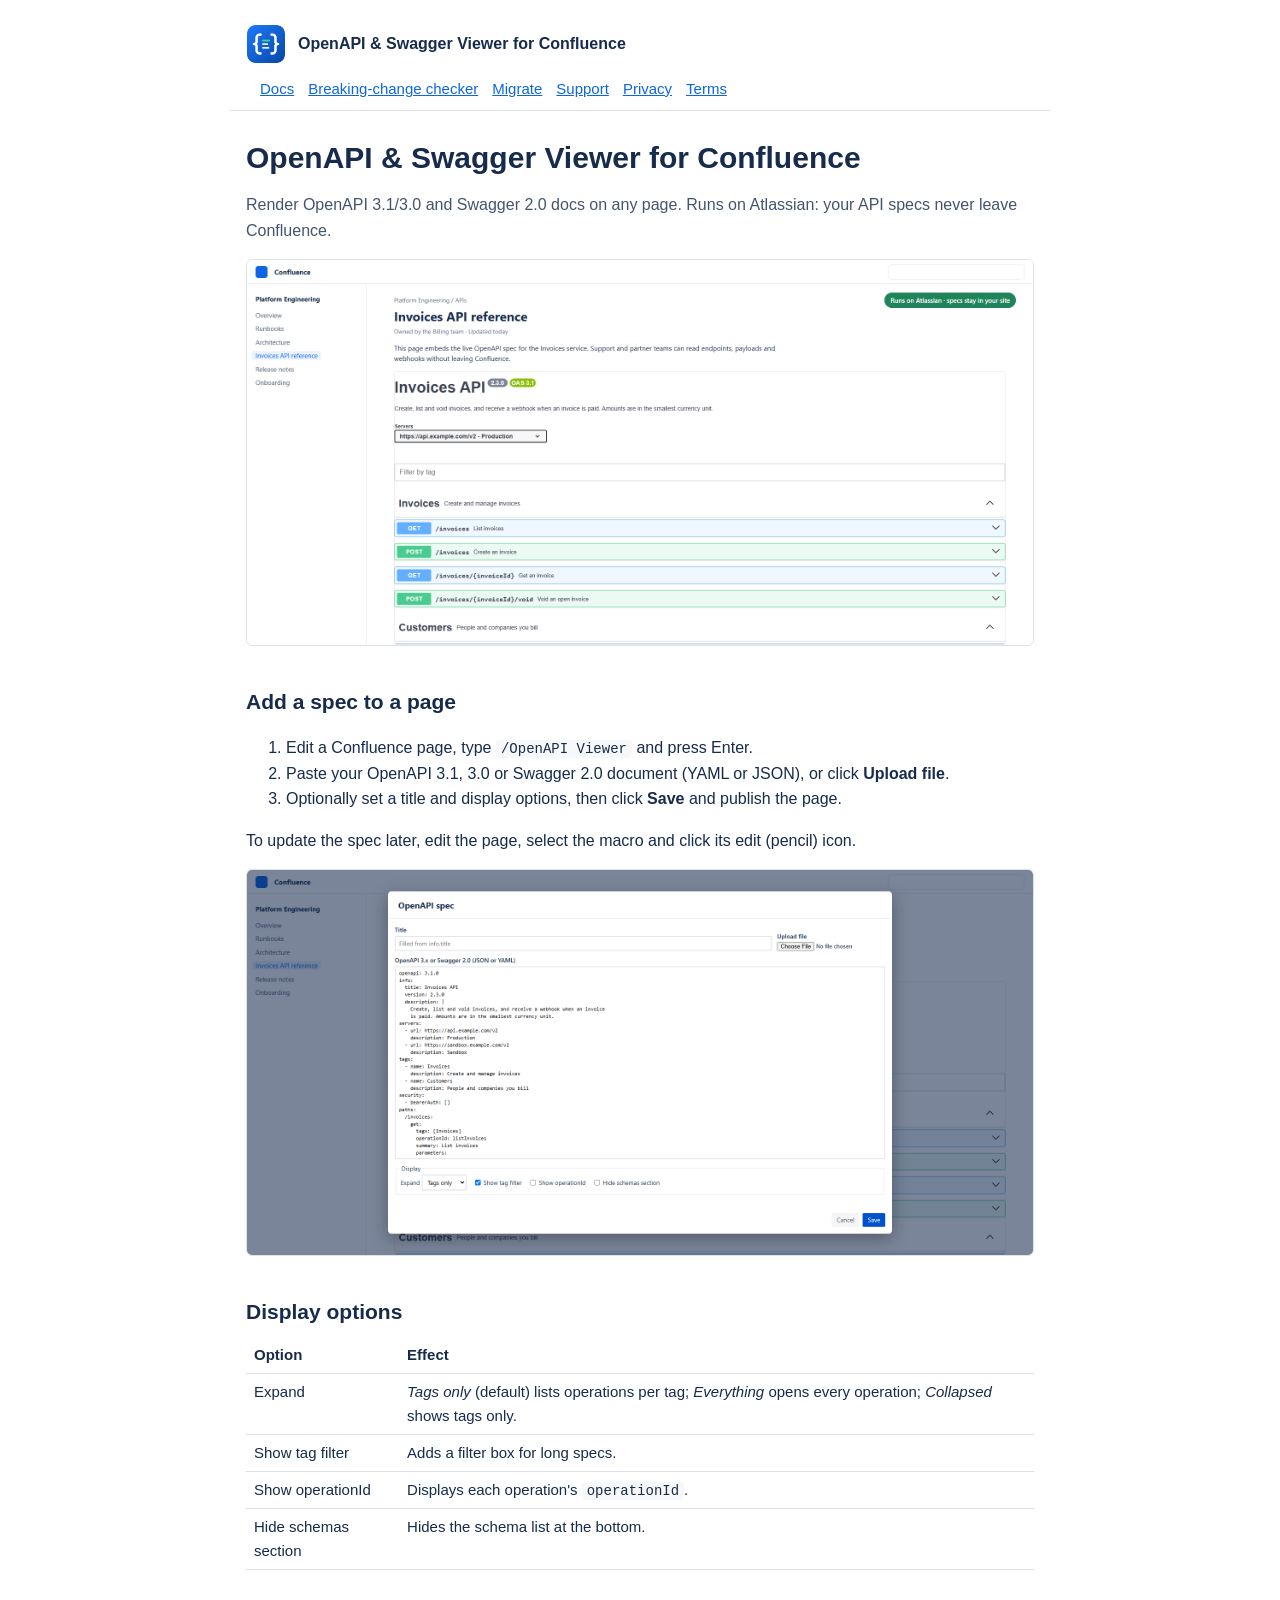
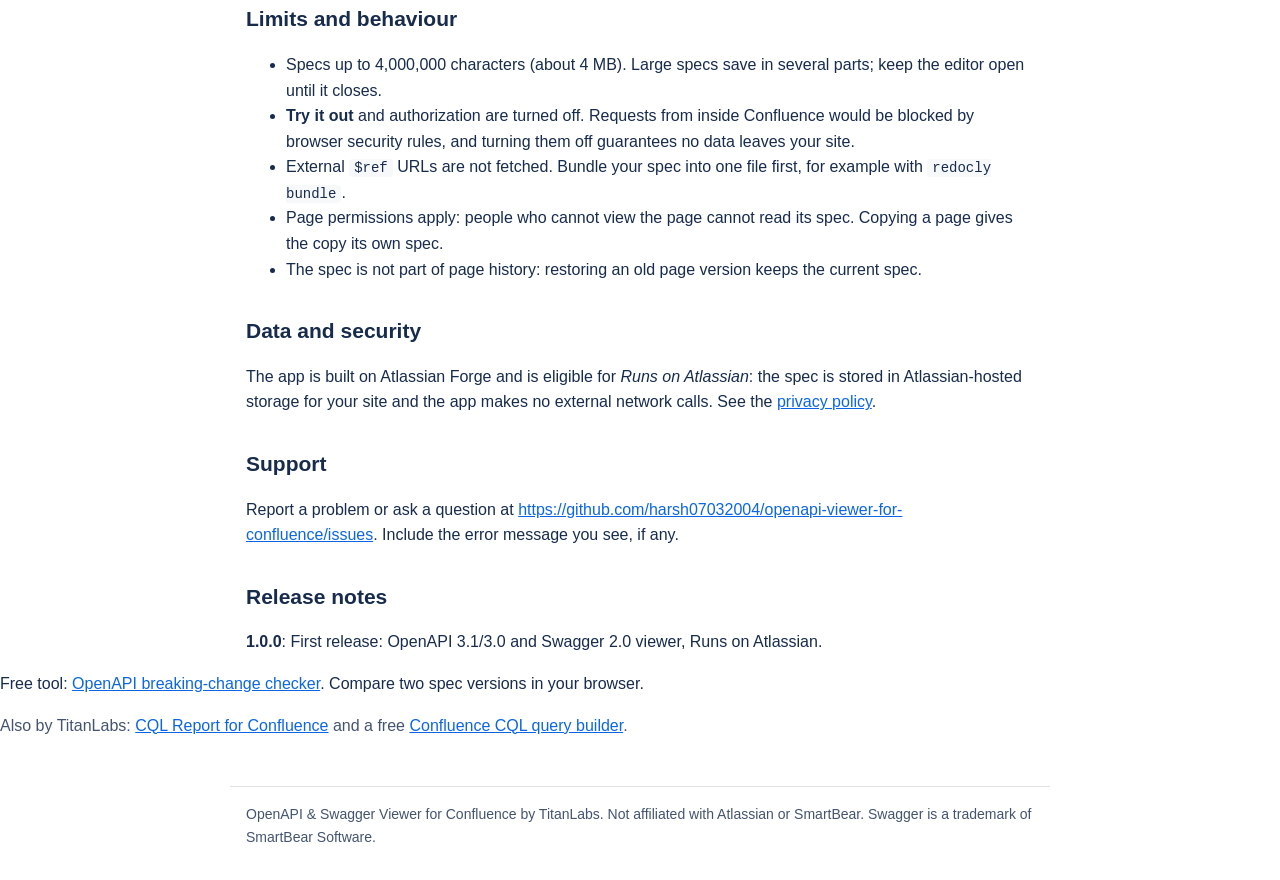
<file: index.html>
<!doctype html>
<html lang="en"><head><meta charset="utf-8"><meta name="viewport" content="width=device-width, initial-scale=1">
<title>OpenAPI &amp; Swagger Viewer for Confluence: documentation</title><meta name="description" content="Paste or upload an OpenAPI or Swagger file and get readable, searchable API docs on any Confluence page. Runs on Atlassian, with no external data transfer.">
<link rel="stylesheet" href="style.css"><link rel="icon" href="logo.png"></head>
<body><header><img src="logo.png" alt=""><a class="brand" href="index.html">OpenAPI &amp; Swagger Viewer for Confluence</a>
<nav><a href="index.html">Docs</a><a href="breaking-change-checker.html">Breaking-change checker</a><a href="migrate.html">Migrate</a><a href="support.html">Support</a><a href="privacy.html">Privacy</a><a href="terms.html">Terms</a></nav></header>
<main>
<h1>OpenAPI &amp; Swagger Viewer for Confluence</h1>
<p class="muted">Render OpenAPI 3.1/3.0 and Swagger 2.0 docs on any page. Runs on Atlassian: your API specs never leave Confluence.</p>
<img class="shot" src="view.png" alt="An OpenAPI spec rendered on a Confluence page">
<h2>Add a spec to a page</h2>
<ol>
  <li>Edit a Confluence page, type <code>/OpenAPI Viewer</code> and press Enter.</li>
  <li>Paste your OpenAPI 3.1, 3.0 or Swagger 2.0 document (YAML or JSON), or click <b>Upload file</b>.</li>
  <li>Optionally set a title and display options, then click <b>Save</b> and publish the page.</li>
</ol>
<p>To update the spec later, edit the page, select the macro and click its edit (pencil) icon.</p>
<img class="shot" src="edit.png" alt="The macro editor">
<h2>Display options</h2>
<table><tr><th>Option</th><th>Effect</th></tr>
<tr><td>Expand</td><td><i>Tags only</i> (default) lists operations per tag; <i>Everything</i> opens every operation; <i>Collapsed</i> shows tags only.</td></tr>
<tr><td>Show tag filter</td><td>Adds a filter box for long specs.</td></tr>
<tr><td>Show operationId</td><td>Displays each operation's <code>operationId</code>.</td></tr>
<tr><td>Hide schemas section</td><td>Hides the schema list at the bottom.</td></tr></table>
<h2>Limits and behaviour</h2>
<ul>
  <li>Specs up to 4,000,000 characters (about 4 MB). Large specs save in several parts; keep the editor open until it closes.</li>
  <li><b>Try it out</b> and authorization are turned off. Requests from inside Confluence would be blocked by browser security rules, and turning them off guarantees no data leaves your site.</li>
  <li>External <code>$ref</code> URLs are not fetched. Bundle your spec into one file first, for example with <code>redocly bundle</code>.</li>
  <li>Page permissions apply: people who cannot view the page cannot read its spec. Copying a page gives the copy its own spec.</li>
  <li>The spec is not part of page history: restoring an old page version keeps the current spec.</li>
</ul>
<h2>Data and security</h2>
<p>The app is built on Atlassian Forge and is eligible for <i>Runs on Atlassian</i>: the spec is stored in Atlassian-hosted storage for your site and the app makes no external network calls. See the <a href="privacy.html">privacy policy</a>.</p>
<h2>Support</h2>
<p>Report a problem or ask a question at <a href="https://github.com/harsh07032004/openapi-viewer-for-confluence/issues">https://github.com/harsh07032004/openapi-viewer-for-confluence/issues</a>. Include the error message you see, if any.</p>
<h2>Release notes</h2>
<p><b>1.0.0</b>: First release: OpenAPI 3.1/3.0 and Swagger 2.0 viewer, Runs on Atlassian.</p>
</main>
<p>Free tool: <a href="breaking-change-checker.html">OpenAPI breaking-change checker</a>. Compare two spec versions in your browser.</p>
<p class="muted">Also by TitanLabs: <a href="cql-report/index.html">CQL Report for Confluence</a> and a free <a href="cql-report/builder.html">Confluence CQL query builder</a>.</p>
<footer>OpenAPI &amp; Swagger Viewer for Confluence by TitanLabs. Not affiliated with Atlassian or SmartBear. Swagger is a trademark of SmartBear Software.</footer>
</body></html>
</file>
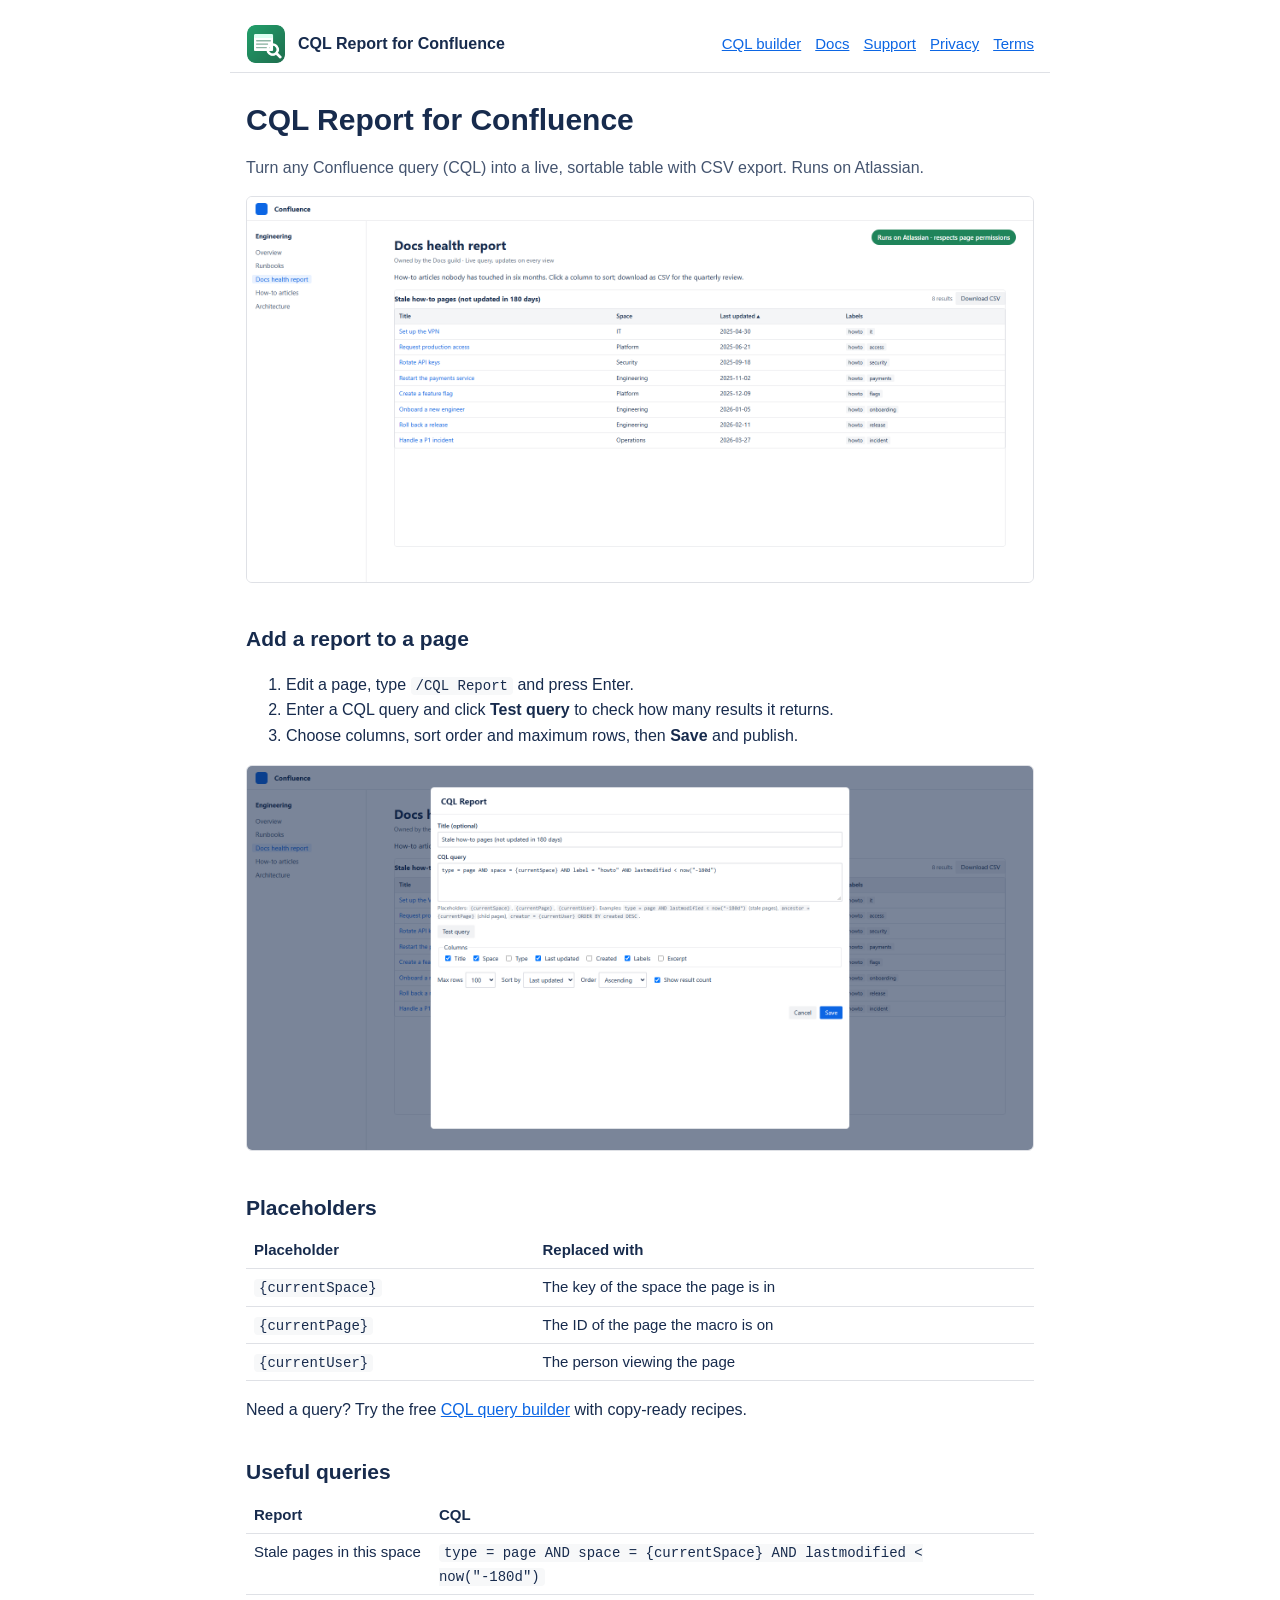
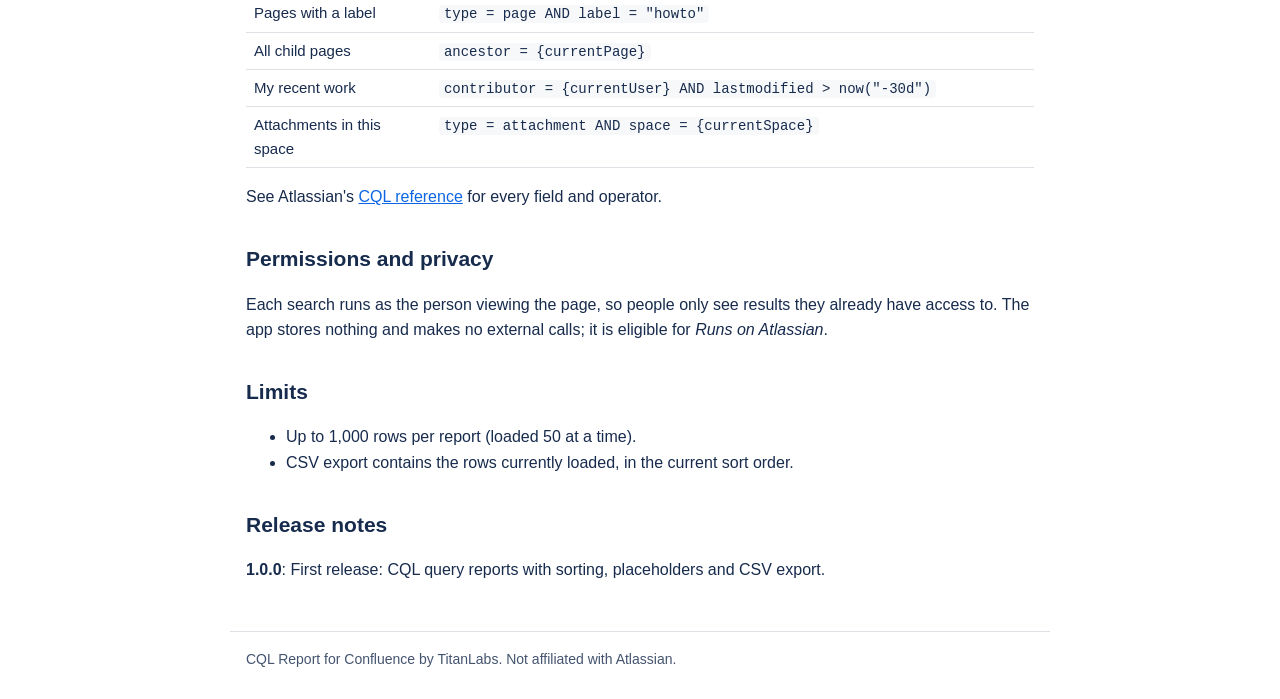
<file: cql-report/index.html>
<!doctype html>
<html lang="en"><head><meta charset="utf-8"><meta name="viewport" content="width=device-width, initial-scale=1">
<title>CQL Report for Confluence: documentation</title><meta name="description" content="Run a CQL query on any page and show matching pages, blog posts and attachments as a sortable table with labels, dates and excerpts. Export to CSV. Runs on Atlassian.">
<link rel="stylesheet" href="../style.css"><link rel="icon" href="logo.png"></head>
<body><header><img src="logo.png" alt=""><a class="brand" href="index.html">CQL Report for Confluence</a>
<nav><a href="builder.html">CQL builder</a><a href="index.html">Docs</a><a href="support.html">Support</a><a href="privacy.html">Privacy</a><a href="terms.html">Terms</a></nav></header>
<main>
<h1>CQL Report for Confluence</h1><p class="muted">Turn any Confluence query (CQL) into a live, sortable table with CSV export. Runs on Atlassian.</p>
<img class="shot" src="report.png" alt="A CQL report table on a Confluence page">
<h2>Add a report to a page</h2>
<ol><li>Edit a page, type <code>/CQL Report</code> and press Enter.</li>
<li>Enter a CQL query and click <b>Test query</b> to check how many results it returns.</li>
<li>Choose columns, sort order and maximum rows, then <b>Save</b> and publish.</li></ol>
<img class="shot" src="editor.png" alt="The CQL Report editor">
<h2>Placeholders</h2>
<table><tr><th>Placeholder</th><th>Replaced with</th></tr>
<tr><td><code>{currentSpace}</code></td><td>The key of the space the page is in</td></tr>
<tr><td><code>{currentPage}</code></td><td>The ID of the page the macro is on</td></tr>
<tr><td><code>{currentUser}</code></td><td>The person viewing the page</td></tr></table>
<p>Need a query? Try the free <a href="builder.html">CQL query builder</a> with copy-ready recipes.</p>
<h2>Useful queries</h2>
<table><tr><th>Report</th><th>CQL</th></tr>
<tr><td>Stale pages in this space</td><td><code>type = page AND space = {currentSpace} AND lastmodified &lt; now("-180d")</code></td></tr>
<tr><td>Pages with a label</td><td><code>type = page AND label = "howto"</code></td></tr>
<tr><td>All child pages</td><td><code>ancestor = {currentPage}</code></td></tr>
<tr><td>My recent work</td><td><code>contributor = {currentUser} AND lastmodified &gt; now("-30d")</code></td></tr>
<tr><td>Attachments in this space</td><td><code>type = attachment AND space = {currentSpace}</code></td></tr></table>
<p>See Atlassian's <a href="https://developer.atlassian.com/cloud/confluence/advanced-searching-using-cql/">CQL reference</a> for every field and operator.</p>
<h2>Permissions and privacy</h2>
<p>Each search runs as the person viewing the page, so people only see results they already have access to. The app stores nothing and makes no external calls; it is eligible for <i>Runs on Atlassian</i>.</p>
<h2>Limits</h2><ul><li>Up to 1,000 rows per report (loaded 50 at a time).</li><li>CSV export contains the rows currently loaded, in the current sort order.</li></ul>
<h2>Release notes</h2><p><b>1.0.0</b>: First release: CQL query reports with sorting, placeholders and CSV export.</p></main><footer>CQL Report for Confluence by TitanLabs. Not affiliated with Atlassian.</footer></body></html>
</file>
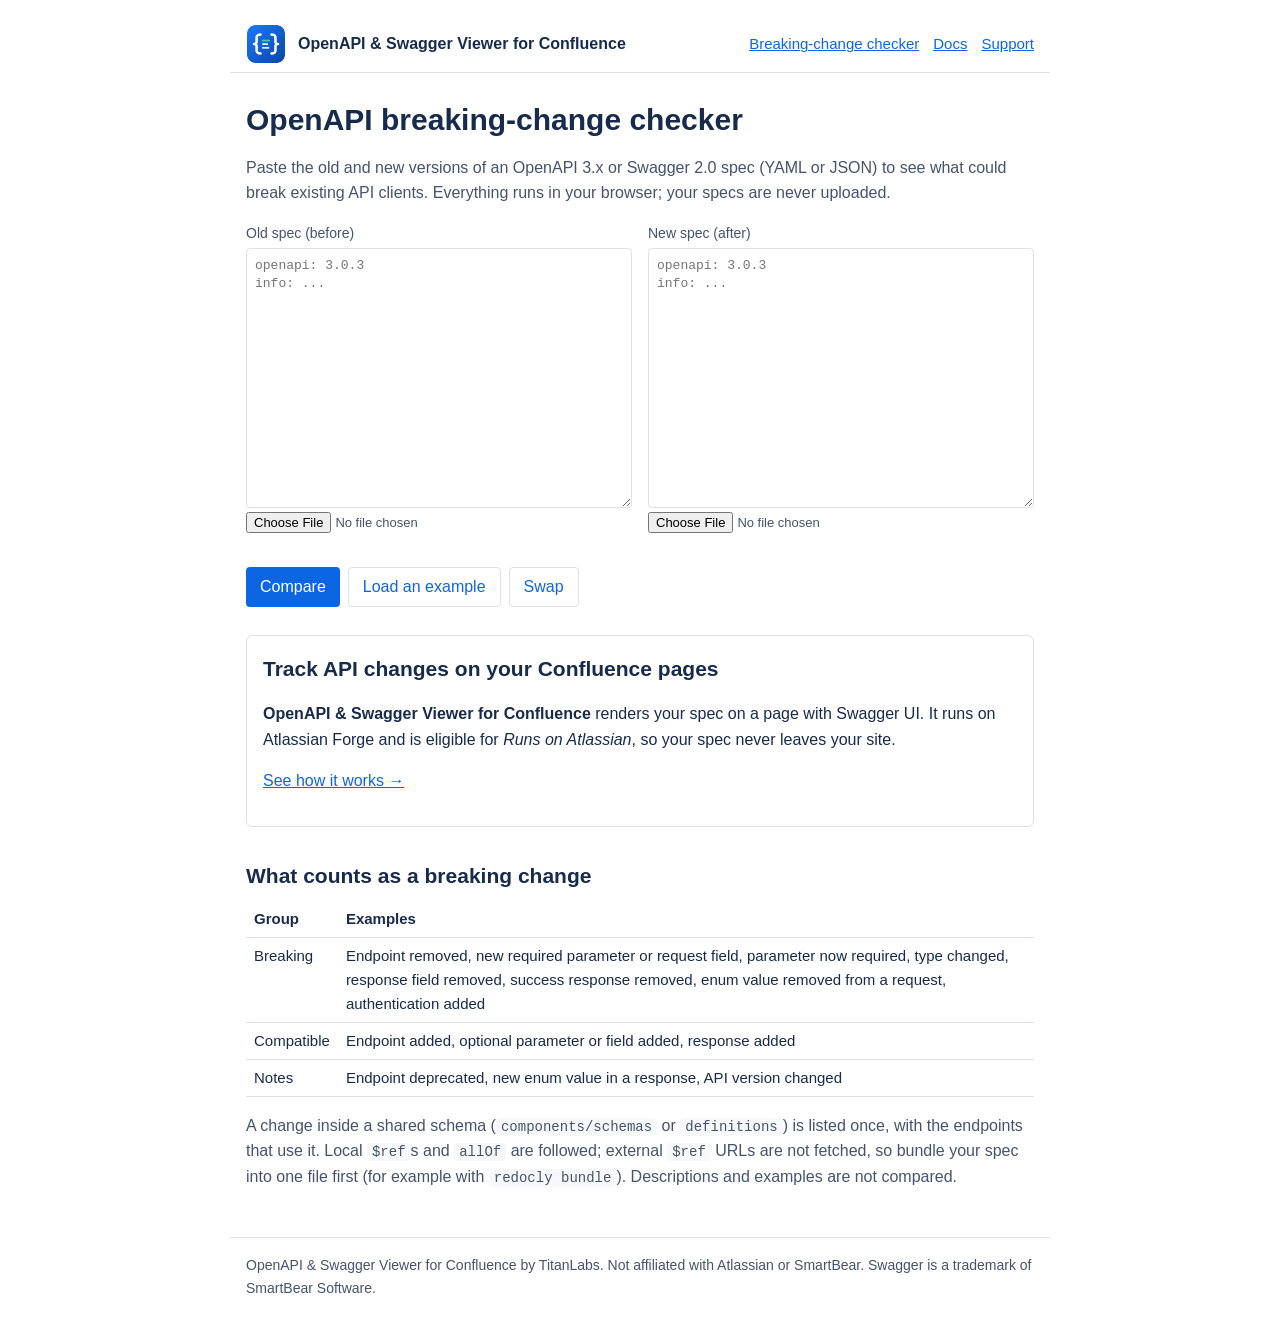
<file: breaking-change-checker.html>
<!doctype html>
<html lang="en"><head><meta charset="utf-8"><meta name="viewport" content="width=device-width, initial-scale=1">
<title>OpenAPI Breaking Change Checker (free, in your browser)</title>
<meta name="description" content="Compare two OpenAPI 3.x or Swagger 2.0 specs and see the breaking changes: removed endpoints, new required parameters, changed types, removed response fields. Free, runs in your browser, nothing is uploaded.">
<link rel="canonical" href="https://harsh07032004.github.io/openapi-viewer-for-confluence/breaking-change-checker.html">
<link rel="stylesheet" href="style.css"><link rel="icon" href="logo.png">
<style>
  .specs { display: grid; grid-template-columns: repeat(auto-fit, minmax(280px, 1fr)); gap: 12px 16px; margin: 16px 0; }
  .specs label { display: flex; flex-direction: column; font-size: 14px; color: var(--muted); gap: 4px; }
  .specs textarea { font: 13px/1.4 ui-monospace, Consolas, monospace; min-height: 260px; padding: 8px; border: 1px solid var(--line); border-radius: 4px; background: var(--bg); color: var(--fg); resize: vertical; width: 100%; box-sizing: border-box; }
  .specs input[type=file] { font-size: 13px; max-width: 100%; }
  .err { color: #AE2E24; font-size: 14px; min-height: 1em; margin: 0; }
  button { font: inherit; padding: 6px 14px; border: 0; border-radius: 4px; background: var(--link); color: #fff; cursor: pointer; }
  button.alt { background: transparent; color: var(--link); border: 1px solid var(--line); }
  .actions { display: flex; flex-wrap: wrap; gap: 8px; }
  .chip { display: inline-block; padding: 2px 10px; border-radius: 12px; font-size: 14px; font-weight: 600; margin-right: 6px; }
  .chip.breaking { background: #FFECEB; color: #AE2E24; }
  .chip.change { background: #DCFFF1; color: #216E4E; }
  .chip.info { background: #E9F2FF; color: #0055CC; }
  .group h3 .muted { font-weight: normal; font-size: 14px; }
  .group ul { list-style: none; padding: 0; margin: 0; }
  .group li { padding: 8px 0; border-bottom: 1px solid var(--line); display: flex; flex-wrap: wrap; gap: 4px 10px; align-items: baseline; }
  .endpoint code { word-break: break-all; }
  .method { display: inline-block; min-width: 52px; text-align: center; font: 700 12px/18px ui-monospace, Consolas, monospace; border-radius: 3px; color: #fff; background: #626F86; margin-right: 6px; }
  .m-get { background: #1F845A; } .m-post { background: #0C66E4; } .m-put, .m-patch { background: #A54800; } .m-delete { background: #C9372C; }
  .used-by { flex-basis: 100%; font-size: 14px; color: var(--muted); }
  .cta { margin: 28px 0; padding: 16px; border: 1px solid var(--line); border-radius: 6px; }
</style></head>
<body><header><img src="logo.png" alt=""><a class="brand" href="index.html">OpenAPI &amp; Swagger Viewer for Confluence</a>
<nav><a href="breaking-change-checker.html">Breaking-change checker</a><a href="index.html">Docs</a><a href="support.html">Support</a></nav></header>
<main>
<h1>OpenAPI breaking-change checker</h1>
<p class="muted">Paste the old and new versions of an OpenAPI 3.x or Swagger 2.0 spec (YAML or JSON) to see what could break existing API clients. Everything runs in your browser; your specs are never uploaded.</p>

<div class="specs">
  <label>Old spec (before)<textarea id="old" spellcheck="false" placeholder="openapi: 3.0.3&#10;info: ..."></textarea><input type="file" id="oldFile" accept=".yaml,.yml,.json"><span class="err" id="oldErr"></span></label>
  <label>New spec (after)<textarea id="new" spellcheck="false" placeholder="openapi: 3.0.3&#10;info: ..."></textarea><input type="file" id="newFile" accept=".yaml,.yml,.json"><span class="err" id="newErr"></span></label>
</div>
<div class="actions"><button type="button" id="run">Compare</button><button type="button" class="alt" id="example">Load an example</button><button type="button" class="alt" id="swap">Swap</button></div>

<div id="result" aria-live="polite"></div>

<div class="cta">
  <h2 style="margin-top:0">Track API changes on your Confluence pages</h2>
  <p><b>OpenAPI &amp; Swagger Viewer for Confluence</b> renders your spec on a page with Swagger UI. It runs on Atlassian Forge and is eligible for <i>Runs on Atlassian</i>, so your spec never leaves your site.</p>
  <p><a href="index.html">See how it works →</a></p>
</div>

<h2>What counts as a breaking change</h2>
<table>
<tr><th>Group</th><th>Examples</th></tr>
<tr><td>Breaking</td><td>Endpoint removed, new required parameter or request field, parameter now required, type changed, response field removed, success response removed, enum value removed from a request, authentication added</td></tr>
<tr><td>Compatible</td><td>Endpoint added, optional parameter or field added, response added</td></tr>
<tr><td>Notes</td><td>Endpoint deprecated, new enum value in a response, API version changed</td></tr>
</table>
<p class="muted">A change inside a shared schema (<code>components/schemas</code> or <code>definitions</code>) is listed once, with the endpoints that use it. Local <code>$ref</code>s and <code>allOf</code> are followed; external <code>$ref</code> URLs are not fetched, so bundle your spec into one file first (for example with <code>redocly bundle</code>). Descriptions and examples are not compared.</p>
</main>
<footer>OpenAPI &amp; Swagger Viewer for Confluence by TitanLabs. Not affiliated with Atlassian or SmartBear. Swagger is a trademark of SmartBear Software.</footer>
<script>(()=>{function di(i){return i&&i.__esModule&&Object.prototype.hasOwnProperty.call(i,"default")?i.default:i}var G={},qe={},oe={},dn;function Ce(){if(dn)return oe;dn=1;function i(u){return typeof u>"u"||u===null}function p(u){return typeof u=="object"&&u!==null}function m(u){return Array.isArray(u)?u:i(u)?[]:[u]}function A(u,c){if(c){let w=Object.keys(c);for(let l=0,h=w.length;l<h;l+=1){let E=w[l];u[E]=c[E]}}return u}function o(u,c){let w="";for(let l=0;l<c;l+=1)w+=u;return w}function f(u){return u===0&&Number.NEGATIVE_INFINITY===1/u}return oe.isNothing=i,oe.isObject=p,oe.toArray=m,oe.repeat=o,oe.isNegativeZero=f,oe.extend=A,oe}var De,mn;function we(){if(mn)return De;mn=1;function i(m,A){let o="",f=m.reason||"(unknown reason)";return m.mark?(m.mark.name&&(o+='in "'+m.mark.name+'" '),o+="("+(m.mark.line+1)+":"+(m.mark.column+1)+")",!A&&m.mark.snippet&&(o+=`

`+m.mark.snippet),f+" "+o):f}function p(m,A){Error.call(this),this.name="YAMLException",this.reason=m,this.mark=A,this.message=i(this,!1),Error.captureStackTrace?Error.captureStackTrace(this,this.constructor):this.stack=new Error().stack||""}return p.prototype=Object.create(Error.prototype),p.prototype.constructor=p,p.prototype.toString=function(A){return this.name+": "+i(this,A)},De=p,De}var Be,gn;function mi(){if(gn)return Be;gn=1;let i=Ce();function p(o,f,u,c,w){let l="",h="",E=Math.floor(w/2)-1;return c-f>E&&(l=" ... ",f=c-E+l.length),u-c>E&&(h=" ...",u=c+E-h.length),{str:l+o.slice(f,u).replace(/\t/g,"\u2192")+h,pos:c-f+l.length}}function m(o,f){return i.repeat(" ",f-o.length)+o}function A(o,f){if(f=Object.create(f||null),!o.buffer)return null;f.maxLength||(f.maxLength=79),typeof f.indent!="number"&&(f.indent=1),typeof f.linesBefore!="number"&&(f.linesBefore=3),typeof f.linesAfter!="number"&&(f.linesAfter=2);let u=/\r?\n|\r|\0/g,c=[0],w=[],l,h=-1;for(;l=u.exec(o.buffer);)w.push(l.index),c.push(l.index+l[0].length),o.position<=l.index&&h<0&&(h=c.length-2);h<0&&(h=c.length-1);let E="",_=Math.min(o.line+f.linesAfter,w.length).toString().length,L=f.maxLength-(f.indent+_+3);for(let M=1;M<=f.linesBefore&&!(h-M<0);M++){let q=p(o.buffer,c[h-M],w[h-M],o.position-(c[h]-c[h-M]),L);E=i.repeat(" ",f.indent)+m((o.line-M+1).toString(),_)+" | "+q.str+`
`+E}let D=p(o.buffer,c[h],w[h],o.position,L);E+=i.repeat(" ",f.indent)+m((o.line+1).toString(),_)+" | "+D.str+`
`,E+=i.repeat("-",f.indent+_+3+D.pos)+`^
`;for(let M=1;M<=f.linesAfter&&!(h+M>=w.length);M++){let q=p(o.buffer,c[h+M],w[h+M],o.position-(c[h]-c[h+M]),L);E+=i.repeat(" ",f.indent)+m((o.line+M+1).toString(),_)+" | "+q.str+`
`}return E.replace(/\n$/,"")}return Be=A,Be}var He,yn;function W(){if(yn)return He;yn=1;let i=we(),p=["kind","multi","resolve","construct","instanceOf","predicate","represent","representName","defaultStyle","styleAliases"],m=["scalar","sequence","mapping"];function A(f){let u={};return f!==null&&Object.keys(f).forEach(function(c){f[c].forEach(function(w){u[String(w)]=c})}),u}function o(f,u){if(u=u||{},Object.keys(u).forEach(function(c){if(p.indexOf(c)===-1)throw new i('Unknown option "'+c+'" is met in definition of "'+f+'" YAML type.')}),this.options=u,this.tag=f,this.kind=u.kind||null,this.resolve=u.resolve||function(){return!0},this.construct=u.construct||function(c){return c},this.instanceOf=u.instanceOf||null,this.predicate=u.predicate||null,this.represent=u.represent||null,this.representName=u.representName||null,this.defaultStyle=u.defaultStyle||null,this.multi=u.multi||!1,this.styleAliases=A(u.styleAliases||null),m.indexOf(this.kind)===-1)throw new i('Unknown kind "'+this.kind+'" is specified for "'+f+'" YAML type.')}return He=o,He}var Ue,An;function jn(){if(An)return Ue;An=1;let i=we(),p=W();function m(f,u){let c=[];return f[u].forEach(function(w){let l=c.length;c.forEach(function(h,E){h.tag===w.tag&&h.kind===w.kind&&h.multi===w.multi&&(l=E)}),c[l]=w}),c}function A(){let f={scalar:{},sequence:{},mapping:{},fallback:{},multi:{scalar:[],sequence:[],mapping:[],fallback:[]}};function u(c){c.multi?(f.multi[c.kind].push(c),f.multi.fallback.push(c)):f[c.kind][c.tag]=f.fallback[c.tag]=c}for(let c=0,w=arguments.length;c<w;c+=1)arguments[c].forEach(u);return f}function o(f){return this.extend(f)}return o.prototype.extend=function(u){let c=[],w=[];if(u instanceof p)w.push(u);else if(Array.isArray(u))w=w.concat(u);else if(u&&(Array.isArray(u.implicit)||Array.isArray(u.explicit)))u.implicit&&(c=c.concat(u.implicit)),u.explicit&&(w=w.concat(u.explicit));else throw new i("Schema.extend argument should be a Type, [ Type ], or a schema definition ({ implicit: [...], explicit: [...] })");c.forEach(function(h){if(!(h instanceof p))throw new i("Specified list of YAML types (or a single Type object) contains a non-Type object.");if(h.loadKind&&h.loadKind!=="scalar")throw new i("There is a non-scalar type in the implicit list of a schema. Implicit resolving of such types is not supported.");if(h.multi)throw new i("There is a multi type in the implicit list of a schema. Multi tags can only be listed as explicit.")}),w.forEach(function(h){if(!(h instanceof p))throw new i("Specified list of YAML types (or a single Type object) contains a non-Type object.")});let l=Object.create(o.prototype);return l.implicit=(this.implicit||[]).concat(c),l.explicit=(this.explicit||[]).concat(w),l.compiledImplicit=m(l,"implicit"),l.compiledExplicit=m(l,"explicit"),l.compiledTypeMap=A(l.compiledImplicit,l.compiledExplicit),l},Ue=o,Ue}var Ke,bn;function Yn(){if(bn)return Ke;bn=1;let i=W();return Ke=new i("tag:yaml.org,2002:str",{kind:"scalar",construct:function(p){return p!==null?p:""}}),Ke}var Ge,Cn;function Dn(){if(Cn)return Ge;Cn=1;let i=W();return Ge=new i("tag:yaml.org,2002:seq",{kind:"sequence",construct:function(p){return p!==null?p:[]}}),Ge}var We,wn;function Bn(){if(wn)return We;wn=1;let i=W();return We=new i("tag:yaml.org,2002:map",{kind:"mapping",construct:function(p){return p!==null?p:{}}}),We}var Qe,Sn;function Hn(){if(Sn)return Qe;Sn=1;let i=jn();return Qe=new i({explicit:[Yn(),Dn(),Bn()]}),Qe}var Xe,En;function Un(){if(En)return Xe;En=1;let i=W();function p(o){if(o===null)return!0;let f=o.length;return f===1&&o==="~"||f===4&&(o==="null"||o==="Null"||o==="NULL")}function m(){return null}function A(o){return o===null}return Xe=new i("tag:yaml.org,2002:null",{kind:"scalar",resolve:p,construct:m,predicate:A,represent:{canonical:function(){return"~"},lowercase:function(){return"null"},uppercase:function(){return"NULL"},camelcase:function(){return"Null"},empty:function(){return""}},defaultStyle:"lowercase"}),Xe}var Ve,Tn;function Kn(){if(Tn)return Ve;Tn=1;let i=W();function p(o){if(o===null)return!1;let f=o.length;return f===4&&(o==="true"||o==="True"||o==="TRUE")||f===5&&(o==="false"||o==="False"||o==="FALSE")}function m(o){return o==="true"||o==="True"||o==="TRUE"}function A(o){return Object.prototype.toString.call(o)==="[object Boolean]"}return Ve=new i("tag:yaml.org,2002:bool",{kind:"scalar",resolve:p,construct:m,predicate:A,represent:{lowercase:function(o){return o?"true":"false"},uppercase:function(o){return o?"TRUE":"FALSE"},camelcase:function(o){return o?"True":"False"}},defaultStyle:"lowercase"}),Ve}var Je,kn;function Gn(){if(kn)return Je;kn=1;let i=Ce(),p=W();function m(l){return l>=48&&l<=57||l>=65&&l<=70||l>=97&&l<=102}function A(l){return l>=48&&l<=55}function o(l){return l>=48&&l<=57}function f(l){if(l===null)return!1;let h=l.length,E=0,_=!1;if(!h)return!1;let L=l[E];if((L==="-"||L==="+")&&(L=l[++E]),L==="0"){if(E+1===h)return!0;if(L=l[++E],L==="b"){for(E++;E<h;E++){if(L=l[E],L!=="0"&&L!=="1")return!1;_=!0}return _&&isFinite(u(l))}if(L==="x"){for(E++;E<h;E++){if(!m(l.charCodeAt(E)))return!1;_=!0}return _&&isFinite(u(l))}if(L==="o"){for(E++;E<h;E++){if(!A(l.charCodeAt(E)))return!1;_=!0}return _&&isFinite(u(l))}}for(;E<h;E++){if(!o(l.charCodeAt(E)))return!1;_=!0}return _?isFinite(u(l)):!1}function u(l){let h=l,E=1,_=h[0];if((_==="-"||_==="+")&&(_==="-"&&(E=-1),h=h.slice(1),_=h[0]),h==="0")return 0;if(_==="0"){if(h[1]==="b")return E*parseInt(h.slice(2),2);if(h[1]==="x")return E*parseInt(h.slice(2),16);if(h[1]==="o")return E*parseInt(h.slice(2),8)}return E*parseInt(h,10)}function c(l){return u(l)}function w(l){return Object.prototype.toString.call(l)==="[object Number]"&&l%1===0&&!i.isNegativeZero(l)}return Je=new p("tag:yaml.org,2002:int",{kind:"scalar",resolve:f,construct:c,predicate:w,represent:{binary:function(l){return l>=0?"0b"+l.toString(2):"-0b"+l.toString(2).slice(1)},octal:function(l){return l>=0?"0o"+l.toString(8):"-0o"+l.toString(8).slice(1)},decimal:function(l){return l.toString(10)},hexadecimal:function(l){return l>=0?"0x"+l.toString(16).toUpperCase():"-0x"+l.toString(16).toUpperCase().slice(1)}},defaultStyle:"decimal",styleAliases:{binary:[2,"bin"],octal:[8,"oct"],decimal:[10,"dec"],hexadecimal:[16,"hex"]}}),Je}var Ze,_n;function Wn(){if(_n)return Ze;_n=1;let i=Ce(),p=W(),m=new RegExp("^(?:[-+]?(?:[0-9]+)(?:\\.[0-9]*)?(?:[eE][-+]?[0-9]+)?|\\.[0-9]+(?:[eE][-+]?[0-9]+)?|[-+]?\\.(?:inf|Inf|INF)|\\.(?:nan|NaN|NAN))$"),A=new RegExp("^(?:[-+]?\\.(?:inf|Inf|INF)|\\.(?:nan|NaN|NAN))$");function o(l){return l===null||!m.test(l)?!1:isFinite(parseFloat(l,10))?!0:A.test(l)}function f(l){let h=l.toLowerCase(),E=h[0]==="-"?-1:1;return"+-".indexOf(h[0])>=0&&(h=h.slice(1)),h===".inf"?E===1?Number.POSITIVE_INFINITY:Number.NEGATIVE_INFINITY:h===".nan"?NaN:E*parseFloat(h,10)}let u=/^[-+]?[0-9]+e/;function c(l,h){if(isNaN(l))switch(h){case"lowercase":return".nan";case"uppercase":return".NAN";case"camelcase":return".NaN"}else if(Number.POSITIVE_INFINITY===l)switch(h){case"lowercase":return".inf";case"uppercase":return".INF";case"camelcase":return".Inf"}else if(Number.NEGATIVE_INFINITY===l)switch(h){case"lowercase":return"-.inf";case"uppercase":return"-.INF";case"camelcase":return"-.Inf"}else if(i.isNegativeZero(l))return"-0.0";let E=l.toString(10);return u.test(E)?E.replace("e",".e"):E}function w(l){return Object.prototype.toString.call(l)==="[object Number]"&&(l%1!==0||i.isNegativeZero(l))}return Ze=new p("tag:yaml.org,2002:float",{kind:"scalar",resolve:o,construct:f,predicate:w,represent:c,defaultStyle:"lowercase"}),Ze}var ze,On;function Qn(){return On||(On=1,ze=Hn().extend({implicit:[Un(),Kn(),Gn(),Wn()]})),ze}var en,xn;function Xn(){return xn||(xn=1,en=Qn()),en}var nn,vn;function Vn(){if(vn)return nn;vn=1;let i=W(),p=new RegExp("^([0-9][0-9][0-9][0-9])-([0-9][0-9])-([0-9][0-9])$"),m=new RegExp("^([0-9][0-9][0-9][0-9])-([0-9][0-9]?)-([0-9][0-9]?)(?:[Tt]|[ \\t]+)([0-9][0-9]?):([0-9][0-9]):([0-9][0-9])(?:\\.([0-9]*))?(?:[ \\t]*(Z|([-+])([0-9][0-9]?)(?::([0-9][0-9]))?))?$");function A(u){return u===null?!1:p.exec(u)!==null||m.exec(u)!==null}function o(u){let c=0,w=null,l=p.exec(u);if(l===null&&(l=m.exec(u)),l===null)throw new Error("Date resolve error");let h=+l[1],E=+l[2]-1,_=+l[3];if(!l[4])return new Date(Date.UTC(h,E,_));let L=+l[4],D=+l[5],M=+l[6];if(l[7]){for(c=l[7].slice(0,3);c.length<3;)c+="0";c=+c}if(l[9]){let F=+l[10],P=+(l[11]||0);w=(F*60+P)*6e4,l[9]==="-"&&(w=-w)}let q=new Date(Date.UTC(h,E,_,L,D,M,c));return w&&q.setTime(q.getTime()-w),q}function f(u){return u.toISOString()}return nn=new i("tag:yaml.org,2002:timestamp",{kind:"scalar",resolve:A,construct:o,instanceOf:Date,represent:f}),nn}var rn,In;function Jn(){if(In)return rn;In=1;let i=W();function p(m){return m==="<<"||m===null}return rn=new i("tag:yaml.org,2002:merge",{kind:"scalar",resolve:p}),rn}var on,Ln;function Zn(){if(Ln)return on;Ln=1;let i=W(),p=`ABCDEFGHIJKLMNOPQRSTUVWXYZabcdefghijklmnopqrstuvwxyz0123456789+/=
\r`;function m(u){if(u===null)return!1;let c=0,w=u.length,l=p;for(let h=0;h<w;h++){let E=l.indexOf(u.charAt(h));if(!(E>64)){if(E<0)return!1;c+=6}}return c%8===0}function A(u){let c=u.replace(/[\r\n=]/g,""),w=c.length,l=p,h=0,E=[];for(let L=0;L<w;L++)L%4===0&&L&&(E.push(h>>16&255),E.push(h>>8&255),E.push(h&255)),h=h<<6|l.indexOf(c.charAt(L));let _=w%4*6;return _===0?(E.push(h>>16&255),E.push(h>>8&255),E.push(h&255)):_===18?(E.push(h>>10&255),E.push(h>>2&255)):_===12&&E.push(h>>4&255),new Uint8Array(E)}function o(u){let c="",w=0,l=u.length,h=p;for(let _=0;_<l;_++)_%3===0&&_&&(c+=h[w>>18&63],c+=h[w>>12&63],c+=h[w>>6&63],c+=h[w&63]),w=(w<<8)+u[_];let E=l%3;return E===0?(c+=h[w>>18&63],c+=h[w>>12&63],c+=h[w>>6&63],c+=h[w&63]):E===2?(c+=h[w>>10&63],c+=h[w>>4&63],c+=h[w<<2&63],c+=h[64]):E===1&&(c+=h[w>>2&63],c+=h[w<<4&63],c+=h[64],c+=h[64]),c}function f(u){return Object.prototype.toString.call(u)==="[object Uint8Array]"}return on=new i("tag:yaml.org,2002:binary",{kind:"scalar",resolve:m,construct:A,predicate:f,represent:o}),on}var tn,Nn;function zn(){if(Nn)return tn;Nn=1;let i=W(),p=Object.prototype.hasOwnProperty,m=Object.prototype.toString;function A(f){if(f===null)return!0;let u={},c=f;for(let w=0,l=c.length;w<l;w+=1){let h=c[w],E=!1;if(m.call(h)!=="[object Object]")return!1;let _;for(_ in h)if(p.call(h,_))if(!E)E=!0;else return!1;if(!E||p.call(u,_))return!1;Object.defineProperty(u,_,{value:!0})}return!0}function o(f){return f!==null?f:[]}return tn=new i("tag:yaml.org,2002:omap",{kind:"sequence",resolve:A,construct:o}),tn}var ln,qn;function ei(){if(qn)return ln;qn=1;let i=W(),p=Object.prototype.toString;function m(o){if(o===null)return!0;let f=o,u=new Array(f.length);for(let c=0,w=f.length;c<w;c+=1){let l=f[c];if(p.call(l)!=="[object Object]")return!1;let h=Object.keys(l);if(h.length!==1)return!1;u[c]=[h[0],l[h[0]]]}return!0}function A(o){if(o===null)return[];let f=o,u=new Array(f.length);for(let c=0,w=f.length;c<w;c+=1){let l=f[c],h=Object.keys(l);u[c]=[h[0],l[h[0]]]}return u}return ln=new i("tag:yaml.org,2002:pairs",{kind:"sequence",resolve:m,construct:A}),ln}var cn,Mn;function ni(){if(Mn)return cn;Mn=1;let i=W(),p=Object.prototype.hasOwnProperty;function m(o){if(o===null)return!0;let f=o;for(let u in f)if(p.call(f,u)&&f[u]!==null)return!1;return!0}function A(o){return o!==null?o:{}}return cn=new i("tag:yaml.org,2002:set",{kind:"mapping",resolve:m,construct:A}),cn}var un,Rn;function fn(){return Rn||(Rn=1,un=Xn().extend({implicit:[Vn(),Jn()],explicit:[Zn(),zn(),ei(),ni()]})),un}var Fn;function gi(){if(Fn)return qe;Fn=1;let i=Ce(),p=we(),m=mi(),A=fn(),o=Object.prototype.hasOwnProperty,f=1,u=2,c=3,w=4,l=1,h=2,E=3,_=/[\x00-\x08\x0B\x0C\x0E-\x1F\x7F-\x84\x86-\x9F\uFFFE\uFFFF]|[\uD800-\uDBFF](?![\uDC00-\uDFFF])|(?:[^\uD800-\uDBFF]|^)[\uDC00-\uDFFF]/,L=/[\x85\u2028\u2029]/,D=/[,\[\]{}]/,M=/^(?:!|!!|![0-9A-Za-z-]+!)$/,q=/^(?:!|[^,\[\]{}])(?:%[0-9a-f]{2}|[0-9a-z\-#;/?:@&=+$,_.!~*'()\[\]])*$/i;function F(e){return Object.prototype.toString.call(e)}function P(e){return e===10||e===13}function H(e){return e===9||e===32}function Y(e){return e===9||e===32||e===10||e===13}function $(e){return e===44||e===91||e===93||e===123||e===125}function U(e){if(e>=48&&e<=57)return e-48;let r=e|32;return r>=97&&r<=102?r-97+10:-1}function X(e){return e===120?2:e===117?4:e===85?8:0}function z(e){return e>=48&&e<=57?e-48:-1}function fe(e){switch(e){case 48:return"\0";case 97:return"\x07";case 98:return"\b";case 116:return"	";case 9:return"	";case 110:return`
`;case 118:return"\v";case 102:return"\f";case 114:return"\r";case 101:return"\x1B";case 32:return" ";case 34:return'"';case 47:return"/";case 92:return"\\";case 78:return"\x85";case 95:return"\xA0";case 76:return"\u2028";case 80:return"\u2029";default:return""}}function Me(e){return e<=65535?String.fromCharCode(e):String.fromCharCode((e-65536>>10)+55296,(e-65536&1023)+56320)}function ae(e,r,g){r==="__proto__"?Object.defineProperty(e,r,{configurable:!0,enumerable:!0,writable:!0,value:g}):e[r]=g}let Se=new Array(256),pe=new Array(256);for(let e=0;e<256;e++)Se[e]=fe(e)?1:0,pe[e]=fe(e);function B(e,r){this.input=e,this.filename=r.filename||null,this.schema=r.schema||A,this.onWarning=r.onWarning||null,this.legacy=r.legacy||!1,this.json=r.json||!1,this.listener=r.listener||null,this.maxDepth=typeof r.maxDepth=="number"?r.maxDepth:100,this.maxTotalMergeKeys=typeof r.maxTotalMergeKeys=="number"?r.maxTotalMergeKeys:1e4,this.implicitTypes=this.schema.compiledImplicit,this.typeMap=this.schema.compiledTypeMap,this.length=e.length,this.position=0,this.line=0,this.lineStart=0,this.lineIndent=0,this.depth=0,this.totalMergeKeys=0,this.firstTabInLine=-1,this.documents=[],this.anchorMapTransactions=[]}function Ee(e,r){let g={name:e.filename,buffer:e.input.slice(0,-1),position:e.position,line:e.line,column:e.position-e.lineStart};return g.snippet=m(g),new p(r,g)}function O(e,r){throw Ee(e,r)}function le(e,r){e.onWarning&&e.onWarning.call(null,Ee(e,r))}function J(e,r,g){let y=e.anchorMapTransactions;if(y.length!==0){let a=y[y.length-1];o.call(a,r)||(a[r]={existed:o.call(e.anchorMap,r),value:e.anchorMap[r]})}e.anchorMap[r]=g}function Re(e){e.anchorMapTransactions.push(Object.create(null))}function te(e){let r=e.anchorMapTransactions.pop(),g=e.anchorMapTransactions;if(g.length===0)return;let y=g[g.length-1],a=Object.keys(r);for(let n=0,t=a.length;n<t;n+=1){let s=a[n];o.call(y,s)||(y[s]=r[s])}}function Fe(e){let r=e.anchorMapTransactions.pop(),g=Object.keys(r);for(let y=g.length-1;y>=0;y-=1){let a=r[g[y]];a.existed?e.anchorMap[g[y]]=a.value:delete e.anchorMap[g[y]]}}function he(e){return{position:e.position,line:e.line,lineStart:e.lineStart,lineIndent:e.lineIndent,firstTabInLine:e.firstTabInLine,tag:e.tag,anchor:e.anchor,kind:e.kind,result:e.result}}function ce(e,r){e.position=r.position,e.line=r.line,e.lineStart=r.lineStart,e.lineIndent=r.lineIndent,e.firstTabInLine=r.firstTabInLine,e.tag=r.tag,e.anchor=r.anchor,e.kind=r.kind,e.result=r.result}let Te={YAML:function(r,g,y){r.version!==null&&O(r,"duplication of %YAML directive"),y.length!==1&&O(r,"YAML directive accepts exactly one argument");let a=/^([0-9]+)\.([0-9]+)$/.exec(y[0]);a===null&&O(r,"ill-formed argument of the YAML directive");let n=parseInt(a[1],10),t=parseInt(a[2],10);n!==1&&O(r,"unacceptable YAML version of the document"),r.version=y[0],r.checkLineBreaks=t<2,t!==1&&t!==2&&le(r,"unsupported YAML version of the document")},TAG:function(r,g,y){let a;y.length!==2&&O(r,"TAG directive accepts exactly two arguments");let n=y[0];a=y[1],M.test(n)||O(r,"ill-formed tag handle (first argument) of the TAG directive"),o.call(r.tagMap,n)&&O(r,'there is a previously declared suffix for "'+n+'" tag handle'),q.test(a)||O(r,"ill-formed tag prefix (second argument) of the TAG directive");try{a=decodeURIComponent(a)}catch{O(r,"tag prefix is malformed: "+a)}r.tagMap[n]=a}};function Q(e,r,g,y){if(r<g){let a=e.input.slice(r,g);if(y)for(let n=0,t=a.length;n<t;n+=1){let s=a.charCodeAt(n);s===9||s>=32&&s<=1114111||O(e,"expected valid JSON character")}else _.test(a)&&O(e,"the stream contains non-printable characters");e.result+=a}}function ee(e){e.totalMergeKeys++,e.maxTotalMergeKeys!==-1&&e.totalMergeKeys>e.maxTotalMergeKeys&&O(e,"merge keys exceeded maxTotalMergeKeys ("+e.maxTotalMergeKeys+")")}function de(e,r,g,y){i.isObject(g)||O(e,"cannot merge mappings; the provided source object is unacceptable"),ee(e);let a=Object.keys(g);for(let n=0,t=a.length;n<t;n+=1){let s=a[n];ee(e),o.call(r,s)||(ae(r,s,g[s]),y[s]=!0)}}function Z(e,r,g,y,a,n,t,s,b){if(Array.isArray(a)){a=Array.prototype.slice.call(a);for(let C=0,S=a.length;C<S;C+=1)Array.isArray(a[C])&&O(e,"nested arrays are not supported inside keys"),typeof a=="object"&&F(a[C])==="[object Object]"&&(a[C]="[object Object]")}if(typeof a=="object"&&F(a)==="[object Object]"&&(a="[object Object]"),a=String(a),r===null&&(r={}),y==="tag:yaml.org,2002:merge")if(Array.isArray(n)){n.length>100&&O(e,"abnormal merge sequence size");for(let C=0,S=n.length;C<S;C+=1)de(e,r,n[C],g)}else de(e,r,n,g);else!e.json&&!o.call(g,a)&&o.call(r,a)&&(e.line=t||e.line,e.lineStart=s||e.lineStart,e.position=b||e.position,O(e,"duplicated mapping key")),ae(r,a,n),delete g[a];return r}function me(e){let r=e.input.charCodeAt(e.position);r===10?e.position++:r===13?(e.position++,e.input.charCodeAt(e.position)===10&&e.position++):O(e,"a line break is expected"),e.line+=1,e.lineStart=e.position,e.firstTabInLine=-1}function j(e,r,g){let y=0,a=e.input.charCodeAt(e.position);for(;a!==0;){for(;H(a);)a===9&&e.firstTabInLine===-1&&(e.firstTabInLine=e.position),a=e.input.charCodeAt(++e.position);if(r&&a===35)do a=e.input.charCodeAt(++e.position);while(a!==10&&a!==13&&a!==0);if(P(a))for(me(e),a=e.input.charCodeAt(e.position),y++,e.lineIndent=0;a===32;)e.lineIndent++,a=e.input.charCodeAt(++e.position);else break}return g!==-1&&y!==0&&e.lineIndent<g&&le(e,"deficient indentation"),y}function V(e){let r=e.position,g=e.input.charCodeAt(r);return!!((g===45||g===46)&&g===e.input.charCodeAt(r+1)&&g===e.input.charCodeAt(r+2)&&(r+=3,g=e.input.charCodeAt(r),g===0||Y(g)))}function ue(e,r){r===1?e.result+=" ":r>1&&(e.result+=i.repeat(`
`,r-1))}function ke(e,r,g){let y,a,n,t,s,b,C=e.kind,S=e.result,d=e.input.charCodeAt(e.position);if(Y(d)||$(d)||d===35||d===38||d===42||d===33||d===124||d===62||d===39||d===34||d===37||d===64||d===96)return!1;if(d===63||d===45){let T=e.input.charCodeAt(e.position+1);if(Y(T)||g&&$(T))return!1}for(e.kind="scalar",e.result="",y=a=e.position,n=!1;d!==0;){if(d===58){let T=e.input.charCodeAt(e.position+1);if(Y(T)||g&&$(T))break}else if(d===35){let T=e.input.charCodeAt(e.position-1);if(Y(T))break}else{if(e.position===e.lineStart&&V(e)||g&&$(d))break;if(P(d))if(t=e.line,s=e.lineStart,b=e.lineIndent,j(e,!1,-1),e.lineIndent>=r){n=!0,d=e.input.charCodeAt(e.position);continue}else{e.position=a,e.line=t,e.lineStart=s,e.lineIndent=b;break}}n&&(Q(e,y,a,!1),ue(e,e.line-t),y=a=e.position,n=!1),H(d)||(a=e.position+1),d=e.input.charCodeAt(++e.position)}return Q(e,y,a,!1),e.result?!0:(e.kind=C,e.result=S,!1)}function ge(e,r){let g,y,a=e.input.charCodeAt(e.position);if(a!==39)return!1;for(e.kind="scalar",e.result="",e.position++,g=y=e.position;(a=e.input.charCodeAt(e.position))!==0;)if(a===39)if(Q(e,g,e.position,!0),a=e.input.charCodeAt(++e.position),a===39)g=e.position,e.position++,y=e.position;else return!0;else P(a)?(Q(e,g,y,!0),ue(e,j(e,!1,r)),g=y=e.position):e.position===e.lineStart&&V(e)?O(e,"unexpected end of the document within a single quoted scalar"):(e.position++,H(a)||(y=e.position));O(e,"unexpected end of the stream within a single quoted scalar")}function _e(e,r){let g,y,a,n=e.input.charCodeAt(e.position);if(n!==34)return!1;for(e.kind="scalar",e.result="",e.position++,g=y=e.position;(n=e.input.charCodeAt(e.position))!==0;){if(n===34)return Q(e,g,e.position,!0),e.position++,!0;if(n===92){if(Q(e,g,e.position,!0),n=e.input.charCodeAt(++e.position),P(n))j(e,!1,r);else if(n<256&&Se[n])e.result+=pe[n],e.position++;else if((a=X(n))>0){let t=a,s=0;for(;t>0;t--)n=e.input.charCodeAt(++e.position),(a=U(n))>=0?s=(s<<4)+a:O(e,"expected hexadecimal character");e.result+=Me(s),e.position++}else O(e,"unknown escape sequence");g=y=e.position}else P(n)?(Q(e,g,y,!0),ue(e,j(e,!1,r)),g=y=e.position):e.position===e.lineStart&&V(e)?O(e,"unexpected end of the document within a double quoted scalar"):(e.position++,H(n)||(y=e.position))}O(e,"unexpected end of the stream within a double quoted scalar")}function Oe(e,r){let g=!0,y,a,n,t=e.tag,s,b=e.anchor,C,S,d,T,k=Object.create(null),x,v,I,N=e.input.charCodeAt(e.position);if(N===91)C=93,T=!1,s=[];else if(N===123)C=125,T=!0,s={};else return!1;for(e.anchor!==null&&J(e,e.anchor,s),N=e.input.charCodeAt(++e.position);N!==0;){if(j(e,!0,r),N=e.input.charCodeAt(e.position),N===C)return e.position++,e.tag=t,e.anchor=b,e.kind=T?"mapping":"sequence",e.result=s,!0;if(g?N===44&&O(e,"expected the node content, but found ','"):O(e,"missed comma between flow collection entries"),v=x=I=null,S=d=!1,N===63){let re=e.input.charCodeAt(e.position+1);Y(re)&&(S=d=!0,e.position++,j(e,!0,r))}y=e.line,a=e.lineStart,n=e.position,ie(e,r,f,!1,!0),v=e.tag,x=e.result,j(e,!0,r),N=e.input.charCodeAt(e.position),(d||e.line===y)&&N===58&&(S=!0,N=e.input.charCodeAt(++e.position),j(e,!0,r),ie(e,r,f,!1,!0),I=e.result),T?Z(e,s,k,v,x,I,y,a,n):S?s.push(Z(e,null,k,v,x,I,y,a,n)):s.push(x),j(e,!0,r),N=e.input.charCodeAt(e.position),N===44?(g=!0,N=e.input.charCodeAt(++e.position)):g=!1}O(e,"unexpected end of the stream within a flow collection")}function ne(e,r){let g,y=l,a=!1,n=!1,t=r,s=0,b=!1,C,S=e.input.charCodeAt(e.position);if(S===124)g=!1;else if(S===62)g=!0;else return!1;for(e.kind="scalar",e.result="";S!==0;)if(S=e.input.charCodeAt(++e.position),S===43||S===45)l===y?y=S===43?E:h:O(e,"repeat of a chomping mode identifier");else if((C=z(S))>=0)C===0?O(e,"bad explicit indentation width of a block scalar; it cannot be less than one"):n?O(e,"repeat of an indentation width identifier"):(t=r+C-1,n=!0);else break;if(H(S)){do S=e.input.charCodeAt(++e.position);while(H(S));if(S===35)do S=e.input.charCodeAt(++e.position);while(!P(S)&&S!==0)}for(;S!==0;){for(me(e),e.lineIndent=0,S=e.input.charCodeAt(e.position);(!n||e.lineIndent<t)&&S===32;)e.lineIndent++,S=e.input.charCodeAt(++e.position);if(!n&&e.lineIndent>t&&(t=e.lineIndent),P(S)){s++;continue}if(!n&&t===0&&O(e,"missing indentation for block scalar"),e.lineIndent<t){y===E?e.result+=i.repeat(`
`,a?1+s:s):y===l&&a&&(e.result+=`
`);break}g?H(S)?(b=!0,e.result+=i.repeat(`
`,a?1+s:s)):b?(b=!1,e.result+=i.repeat(`
`,s+1)):s===0?a&&(e.result+=" "):e.result+=i.repeat(`
`,s):e.result+=i.repeat(`
`,a?1+s:s),a=!0,n=!0,s=0;let d=e.position;for(;!P(S)&&S!==0;)S=e.input.charCodeAt(++e.position);Q(e,d,e.position,!1)}return!0}function xe(e,r){let g=e.tag,y=e.anchor,a=[],n=!1;if(e.firstTabInLine!==-1)return!1;e.anchor!==null&&J(e,e.anchor,a);let t=e.input.charCodeAt(e.position);for(;t!==0&&(e.firstTabInLine!==-1&&(e.position=e.firstTabInLine,O(e,"tab characters must not be used in indentation")),t===45);){let s=e.input.charCodeAt(e.position+1);if(!Y(s))break;if(n=!0,e.position++,j(e,!0,-1)&&e.lineIndent<=r){a.push(null),t=e.input.charCodeAt(e.position);continue}let b=e.line;if(ie(e,r,c,!1,!0),a.push(e.result),j(e,!0,-1),t=e.input.charCodeAt(e.position),(e.line===b||e.lineIndent>r)&&t!==0)O(e,"bad indentation of a sequence entry");else if(e.lineIndent<r)break}return n?(e.tag=g,e.anchor=y,e.kind="sequence",e.result=a,!0):!1}function ve(e,r,g){let y,a,n,t,s=e.tag,b=e.anchor,C={},S=Object.create(null),d=null,T=null,k=null,x=!1,v=!1;if(e.firstTabInLine!==-1)return!1;e.anchor!==null&&J(e,e.anchor,C);let I=e.input.charCodeAt(e.position);for(;I!==0;){!x&&e.firstTabInLine!==-1&&(e.position=e.firstTabInLine,O(e,"tab characters must not be used in indentation"));let N=e.input.charCodeAt(e.position+1),re=e.line;if((I===63||I===58)&&Y(N))I===63?(x&&(Z(e,C,S,d,T,null,a,n,t),d=T=k=null),v=!0,x=!0,y=!0):x?(x=!1,y=!0):O(e,"incomplete explicit mapping pair; a key node is missed; or followed by a non-tabulated empty line"),e.position+=1,I=N;else{if(a=e.line,n=e.lineStart,t=e.position,!ie(e,g,u,!1,!0))break;if(e.line===re){for(I=e.input.charCodeAt(e.position);H(I);)I=e.input.charCodeAt(++e.position);if(I===58)I=e.input.charCodeAt(++e.position),Y(I)||O(e,"a whitespace character is expected after the key-value separator within a block mapping"),x&&(Z(e,C,S,d,T,null,a,n,t),d=T=k=null),v=!0,x=!1,y=!1,d=e.tag,T=e.result;else if(v)O(e,"can not read an implicit mapping pair; a colon is missed");else return e.tag=s,e.anchor=b,!0}else if(v)O(e,"can not read a block mapping entry; a multiline key may not be an implicit key");else return e.tag=s,e.anchor=b,!0}if((e.line===re||e.lineIndent>r)&&(x&&(a=e.line,n=e.lineStart,t=e.position),ie(e,r,w,!0,y)&&(x?T=e.result:k=e.result),x||(Z(e,C,S,d,T,k,a,n,t),d=T=k=null),j(e,!0,-1),I=e.input.charCodeAt(e.position)),(e.line===re||e.lineIndent>r)&&I!==0)O(e,"bad indentation of a mapping entry");else if(e.lineIndent<r)break}return x&&Z(e,C,S,d,T,null,a,n,t),v&&(e.tag=s,e.anchor=b,e.kind="mapping",e.result=C),v}function Ie(e){let r=!1,g=!1,y,a,n=e.input.charCodeAt(e.position);if(n!==33)return!1;e.tag!==null&&O(e,"duplication of a tag property"),n=e.input.charCodeAt(++e.position),n===60?(r=!0,n=e.input.charCodeAt(++e.position)):n===33?(g=!0,y="!!",n=e.input.charCodeAt(++e.position)):y="!";let t=e.position;if(r){do n=e.input.charCodeAt(++e.position);while(n!==0&&n!==62);e.position<e.length?(a=e.input.slice(t,e.position),n=e.input.charCodeAt(++e.position)):O(e,"unexpected end of the stream within a verbatim tag")}else{for(;n!==0&&!Y(n);)n===33&&(g?O(e,"tag suffix cannot contain exclamation marks"):(y=e.input.slice(t-1,e.position+1),M.test(y)||O(e,"named tag handle cannot contain such characters"),g=!0,t=e.position+1)),n=e.input.charCodeAt(++e.position);a=e.input.slice(t,e.position),D.test(a)&&O(e,"tag suffix cannot contain flow indicator characters")}a&&!q.test(a)&&O(e,"tag name cannot contain such characters: "+a);try{a=decodeURIComponent(a)}catch{O(e,"tag name is malformed: "+a)}return r?e.tag=a:o.call(e.tagMap,y)?e.tag=e.tagMap[y]+a:y==="!"?e.tag="!"+a:y==="!!"?e.tag="tag:yaml.org,2002:"+a:O(e,'undeclared tag handle "'+y+'"'),!0}function Le(e){let r=e.input.charCodeAt(e.position);if(r!==38)return!1;e.anchor!==null&&O(e,"duplication of an anchor property"),r=e.input.charCodeAt(++e.position);let g=e.position;for(;r!==0&&!Y(r)&&!$(r);)r=e.input.charCodeAt(++e.position);return e.position===g&&O(e,"name of an anchor node must contain at least one character"),e.anchor=e.input.slice(g,e.position),!0}function Pe(e){let r=e.input.charCodeAt(e.position);if(r!==42)return!1;r=e.input.charCodeAt(++e.position);let g=e.position;for(;r!==0&&!Y(r)&&!$(r);)r=e.input.charCodeAt(++e.position);e.position===g&&O(e,"name of an alias node must contain at least one character");let y=e.input.slice(g,e.position);return o.call(e.anchorMap,y)||O(e,'unidentified alias "'+y+'"'),e.result=e.anchorMap[y],j(e,!0,-1),!0}function Ne(e,r,g,y){let a=he(e);return Re(e),ce(e,r),e.tag=null,e.anchor=null,e.kind=null,e.result=null,ve(e,g,y)&&e.kind==="mapping"?(te(e),!0):(Fe(e),ce(e,a),!1)}function ie(e,r,g,y,a){let n,t,s=1,b=!1,C=!1,S=null,d,T,k;e.depth>=e.maxDepth&&O(e,"nesting exceeded maxDepth ("+e.maxDepth+")"),e.depth+=1,e.listener!==null&&e.listener("open",e),e.tag=null,e.anchor=null,e.kind=null,e.result=null;let x=n=t=w===g||c===g;if(y&&j(e,!0,-1)&&(b=!0,e.lineIndent>r?s=1:e.lineIndent===r?s=0:e.lineIndent<r&&(s=-1)),s===1)for(;;){let v=e.input.charCodeAt(e.position),I=he(e);if(b&&(v===33&&e.tag!==null||v===38&&e.anchor!==null)||!Ie(e)&&!Le(e))break;S===null&&(S=I),j(e,!0,-1)?(b=!0,t=x,e.lineIndent>r?s=1:e.lineIndent===r?s=0:e.lineIndent<r&&(s=-1)):t=!1}if(t&&(t=b||a),s===1||w===g)if(f===g||u===g?T=r:T=r+1,k=e.position-e.lineStart,s===1)if(t&&(xe(e,k)||ve(e,k,T))||Oe(e,T))C=!0;else{let v=e.input.charCodeAt(e.position);S!==null&&x&&!t&&v!==124&&v!==62&&Ne(e,S,S.position-S.lineStart,T)||n&&ne(e,T)||ge(e,T)||_e(e,T)?C=!0:Pe(e)?(C=!0,(e.tag!==null||e.anchor!==null)&&O(e,"alias node should not have any properties")):ke(e,T,f===g)&&(C=!0,e.tag===null&&(e.tag="?")),e.anchor!==null&&J(e,e.anchor,e.result)}else s===0&&(C=t&&xe(e,k));if(e.tag===null)e.anchor!==null&&J(e,e.anchor,e.result);else if(e.tag==="?"){e.result!==null&&e.kind!=="scalar"&&O(e,'unacceptable node kind for !<?> tag; it should be "scalar", not "'+e.kind+'"');for(let v=0,I=e.implicitTypes.length;v<I;v+=1)if(d=e.implicitTypes[v],d.resolve(e.result)){e.result=d.construct(e.result),e.tag=d.tag,e.anchor!==null&&J(e,e.anchor,e.result);break}}else if(e.tag!=="!"){if(o.call(e.typeMap[e.kind||"fallback"],e.tag))d=e.typeMap[e.kind||"fallback"][e.tag];else{d=null;let v=e.typeMap.multi[e.kind||"fallback"];for(let I=0,N=v.length;I<N;I+=1)if(e.tag.slice(0,v[I].tag.length)===v[I].tag){d=v[I];break}}d||O(e,"unknown tag !<"+e.tag+">"),e.result!==null&&d.kind!==e.kind&&O(e,"unacceptable node kind for !<"+e.tag+'> tag; it should be "'+d.kind+'", not "'+e.kind+'"'),d.resolve(e.result,e.tag)?(e.result=d.construct(e.result,e.tag),e.anchor!==null&&J(e,e.anchor,e.result)):O(e,"cannot resolve a node with !<"+e.tag+"> explicit tag")}return e.listener!==null&&e.listener("close",e),e.depth-=1,e.tag!==null||e.anchor!==null||C}function $e(e){let r=e.position,g=!1,y;for(e.version=null,e.checkLineBreaks=e.legacy,e.tagMap=Object.create(null),e.anchorMap=Object.create(null);(y=e.input.charCodeAt(e.position))!==0&&(j(e,!0,-1),y=e.input.charCodeAt(e.position),!(e.lineIndent>0||y!==37));){g=!0,y=e.input.charCodeAt(++e.position);let a=e.position;for(;y!==0&&!Y(y);)y=e.input.charCodeAt(++e.position);let n=e.input.slice(a,e.position),t=[];for(n.length<1&&O(e,"directive name must not be less than one character in length");y!==0;){for(;H(y);)y=e.input.charCodeAt(++e.position);if(y===35){do y=e.input.charCodeAt(++e.position);while(y!==0&&!P(y));break}if(P(y))break;for(a=e.position;y!==0&&!Y(y);)y=e.input.charCodeAt(++e.position);t.push(e.input.slice(a,e.position))}y!==0&&me(e),o.call(Te,n)?Te[n](e,n,t):le(e,'unknown document directive "'+n+'"')}if(j(e,!0,-1),e.lineIndent===0&&e.input.charCodeAt(e.position)===45&&e.input.charCodeAt(e.position+1)===45&&e.input.charCodeAt(e.position+2)===45?(e.position+=3,j(e,!0,-1)):g&&O(e,"directives end mark is expected"),ie(e,e.lineIndent-1,w,!1,!0),j(e,!0,-1),e.checkLineBreaks&&L.test(e.input.slice(r,e.position))&&le(e,"non-ASCII line breaks are interpreted as content"),e.documents.push(e.result),e.position===e.lineStart&&V(e)){e.input.charCodeAt(e.position)===46&&(e.position+=3,j(e,!0,-1));return}e.position<e.length-1&&O(e,"end of the stream or a document separator is expected")}function ye(e,r){e=String(e),r=r||{},e.length!==0&&(e.charCodeAt(e.length-1)!==10&&e.charCodeAt(e.length-1)!==13&&(e+=`
`),e.charCodeAt(0)===65279&&(e=e.slice(1)));let g=new B(e,r),y=e.indexOf("\0");for(y!==-1&&(g.position=y,O(g,"null byte is not allowed in input")),g.input+="\0";g.input.charCodeAt(g.position)===32;)g.lineIndent+=1,g.position+=1;for(;g.position<g.length-1;)$e(g);return g.documents}function je(e,r,g){r!==null&&typeof r=="object"&&typeof g>"u"&&(g=r,r=null);let y=ye(e,g);if(typeof r!="function")return y;for(let a=0,n=y.length;a<n;a+=1)r(y[a])}function Ye(e,r){let g=ye(e,r);if(g.length!==0){if(g.length===1)return g[0];throw new p("expected a single document in the stream, but found more")}}return qe.loadAll=je,qe.load=Ye,qe}var sn={},Pn;function yi(){if(Pn)return sn;Pn=1;let i=Ce(),p=we(),m=fn(),A=Object.prototype.toString,o=Object.prototype.hasOwnProperty,f=65279,u=9,c=10,w=13,l=32,h=33,E=34,_=35,L=37,D=38,M=39,q=42,F=44,P=45,H=58,Y=61,$=62,U=63,X=64,z=91,fe=93,Me=96,ae=123,Se=124,pe=125,B={};B[0]="\\0",B[7]="\\a",B[8]="\\b",B[9]="\\t",B[10]="\\n",B[11]="\\v",B[12]="\\f",B[13]="\\r",B[27]="\\e",B[34]='\\"',B[92]="\\\\",B[133]="\\N",B[160]="\\_",B[8232]="\\L",B[8233]="\\P";let Ee=["y","Y","yes","Yes","YES","on","On","ON","n","N","no","No","NO","off","Off","OFF"],O=/^[-+]?[0-9_]+(?::[0-9_]+)+(?:\.[0-9_]*)?$/;function le(n,t){if(t===null)return{};let s={},b=Object.keys(t);for(let C=0,S=b.length;C<S;C+=1){let d=b[C],T=String(t[d]);d.slice(0,2)==="!!"&&(d="tag:yaml.org,2002:"+d.slice(2));let k=n.compiledTypeMap.fallback[d];k&&o.call(k.styleAliases,T)&&(T=k.styleAliases[T]),s[d]=T}return s}function J(n){let t,s,b=n.toString(16).toUpperCase();if(n<=255)t="x",s=2;else if(n<=65535)t="u",s=4;else if(n<=4294967295)t="U",s=8;else throw new p("code point within a string may not be greater than 0xFFFFFFFF");return"\\"+t+i.repeat("0",s-b.length)+b}let Re=1,te=2;function Fe(n){this.schema=n.schema||m,this.indent=Math.max(1,n.indent||2),this.noArrayIndent=n.noArrayIndent||!1,this.skipInvalid=n.skipInvalid||!1,this.flowLevel=i.isNothing(n.flowLevel)?-1:n.flowLevel,this.styleMap=le(this.schema,n.styles||null),this.sortKeys=n.sortKeys||!1,this.lineWidth=n.lineWidth||80,this.noRefs=n.noRefs||!1,this.noCompatMode=n.noCompatMode||!1,this.condenseFlow=n.condenseFlow||!1,this.quotingType=n.quotingType==='"'?te:Re,this.forceQuotes=n.forceQuotes||!1,this.replacer=typeof n.replacer=="function"?n.replacer:null,this.implicitTypes=this.schema.compiledImplicit,this.explicitTypes=this.schema.compiledExplicit,this.tag=null,this.result="",this.duplicates=[],this.usedDuplicates=null}function he(n,t){let s=i.repeat(" ",t),b=0,C="",S=n.length;for(;b<S;){let d,T=n.indexOf(`
`,b);T===-1?(d=n.slice(b),b=S):(d=n.slice(b,T+1),b=T+1),d.length&&d!==`
`&&(C+=s),C+=d}return C}function ce(n,t){return`
`+i.repeat(" ",n.indent*t)}function Te(n,t){for(let s=0,b=n.implicitTypes.length;s<b;s+=1)if(n.implicitTypes[s].resolve(t))return!0;return!1}function Q(n){return n===l||n===u}function ee(n){return n>=32&&n<=126||n>=161&&n<=55295&&n!==8232&&n!==8233||n>=57344&&n<=65533&&n!==f||n>=65536&&n<=1114111}function de(n){return ee(n)&&n!==f&&n!==w&&n!==c}function Z(n,t,s){let b=de(n),C=b&&!Q(n);return(s?b:b&&n!==F&&n!==z&&n!==fe&&n!==ae&&n!==pe)&&n!==_&&!(t===H&&!C)||de(t)&&!Q(t)&&n===_||t===H&&C}function me(n){return ee(n)&&n!==f&&!Q(n)&&n!==P&&n!==U&&n!==H&&n!==F&&n!==z&&n!==fe&&n!==ae&&n!==pe&&n!==_&&n!==D&&n!==q&&n!==h&&n!==Se&&n!==Y&&n!==$&&n!==M&&n!==E&&n!==L&&n!==X&&n!==Me}function j(n){return!Q(n)&&n!==H}function V(n,t){let s=n.charCodeAt(t),b;return s>=55296&&s<=56319&&t+1<n.length&&(b=n.charCodeAt(t+1),b>=56320&&b<=57343)?(s-55296)*1024+b-56320+65536:s}function ue(n){return/^\n* /.test(n)}let ke=1,ge=2,_e=3,Oe=4,ne=5;function xe(n,t,s,b,C,S,d,T){let k,x=0,v=null,I=!1,N=!1,re=b!==-1,Ae=-1,be=me(V(n,0))&&j(V(n,n.length-1));if(t||d)for(k=0;k<n.length;x>=65536?k+=2:k++){if(x=V(n,k),!ee(x))return ne;be=be&&Z(x,v,T),v=x}else{for(k=0;k<n.length;x>=65536?k+=2:k++){if(x=V(n,k),x===c)I=!0,re&&(N=N||k-Ae-1>b&&n[Ae+1]!==" ",Ae=k);else if(!ee(x))return ne;be=be&&Z(x,v,T),v=x}N=N||re&&k-Ae-1>b&&n[Ae+1]!==" "}return!I&&!N?be&&!d&&!C(n)?ke:S===te?ne:ge:s>9&&ue(n)?ne:d?S===te?ne:ge:N?Oe:_e}function ve(n,t,s,b,C){n.dump=(function(){if(t.length===0)return n.quotingType===te?'""':"''";if(!n.noCompatMode&&(Ee.indexOf(t)!==-1||O.test(t)))return n.quotingType===te?'"'+t+'"':"'"+t+"'";let S=n.indent*Math.max(1,s),d=n.lineWidth===-1?-1:Math.max(Math.min(n.lineWidth,40),n.lineWidth-S),T=b||n.flowLevel>-1&&s>=n.flowLevel;function k(x){return Te(n,x)}switch(xe(t,T,n.indent,d,k,n.quotingType,n.forceQuotes&&!b,C)){case ke:return t;case ge:return"'"+t.replace(/'/g,"''")+"'";case _e:return"|"+Ie(t,n.indent)+Le(he(t,S));case Oe:return">"+Ie(t,n.indent)+Le(he(Pe(t,d),S));case ne:return'"'+ie(t)+'"';default:throw new p("impossible error: invalid scalar style")}})()}function Ie(n,t){let s=ue(n)?String(t):"",b=n[n.length-1]===`
`,S=b&&(n[n.length-2]===`
`||n===`
`)?"+":b?"":"-";return s+S+`
`}function Le(n){return n[n.length-1]===`
`?n.slice(0,-1):n}function Pe(n,t){let s=/(\n+)([^\n]*)/g,b=(function(){let T=n.indexOf(`
`);return T=T!==-1?T:n.length,s.lastIndex=T,Ne(n.slice(0,T),t)})(),C=n[0]===`
`||n[0]===" ",S,d;for(;d=s.exec(n);){let T=d[1],k=d[2];S=k[0]===" ",b+=T+(!C&&!S&&k!==""?`
`:"")+Ne(k,t),C=S}return b}function Ne(n,t){if(n===""||n[0]===" ")return n;let s=/ [^ ]/g,b,C=0,S,d=0,T=0,k="";for(;b=s.exec(n);)T=b.index,T-C>t&&(S=d>C?d:T,k+=`
`+n.slice(C,S),C=S+1),d=T;return k+=`
`,n.length-C>t&&d>C?k+=n.slice(C,d)+`
`+n.slice(d+1):k+=n.slice(C),k.slice(1)}function ie(n){let t="",s=0;for(let b=0;b<n.length;s>=65536?b+=2:b++){s=V(n,b);let C=B[s];!C&&ee(s)?(t+=n[b],s>=65536&&(t+=n[b+1])):t+=C||J(s)}return t}function $e(n,t,s){let b="",C=n.tag;for(let S=0,d=s.length;S<d;S+=1){let T=s[S];n.replacer&&(T=n.replacer.call(s,String(S),T)),(r(n,t,T,!1,!1)||typeof T>"u"&&r(n,t,null,!1,!1))&&(b!==""&&(b+=","+(n.condenseFlow?"":" ")),b+=n.dump)}n.tag=C,n.dump="["+b+"]"}function ye(n,t,s,b){let C="",S=n.tag;for(let d=0,T=s.length;d<T;d+=1){let k=s[d];n.replacer&&(k=n.replacer.call(s,String(d),k)),(r(n,t+1,k,!0,!0,!1,!0)||typeof k>"u"&&r(n,t+1,null,!0,!0,!1,!0))&&((!b||C!=="")&&(C+=ce(n,t)),n.dump&&c===n.dump.charCodeAt(0)?C+="-":C+="- ",C+=n.dump)}n.tag=S,n.dump=C||"[]"}function je(n,t,s){let b="",C=n.tag,S=Object.keys(s);for(let d=0,T=S.length;d<T;d+=1){let k="";b!==""&&(k+=", "),n.condenseFlow&&(k+='"');let x=S[d],v=s[x];n.replacer&&(v=n.replacer.call(s,x,v)),r(n,t,x,!1,!1)&&(n.dump.length>1024&&(k+="? "),k+=n.dump+(n.condenseFlow?'"':"")+":"+(n.condenseFlow?"":" "),r(n,t,v,!1,!1)&&(k+=n.dump,b+=k))}n.tag=C,n.dump="{"+b+"}"}function Ye(n,t,s,b){let C="",S=n.tag,d=Object.keys(s);if(n.sortKeys===!0)d.sort();else if(typeof n.sortKeys=="function")d.sort(n.sortKeys);else if(n.sortKeys)throw new p("sortKeys must be a boolean or a function");for(let T=0,k=d.length;T<k;T+=1){let x="";(!b||C!=="")&&(x+=ce(n,t));let v=d[T],I=s[v];if(n.replacer&&(I=n.replacer.call(s,v,I)),!r(n,t+1,v,!0,!0,!0))continue;let N=n.tag!==null&&n.tag!=="?"||n.dump&&n.dump.length>1024;N&&(n.dump&&c===n.dump.charCodeAt(0)?x+="?":x+="? "),x+=n.dump,N&&(x+=ce(n,t)),r(n,t+1,I,!0,N)&&(n.dump&&c===n.dump.charCodeAt(0)?x+=":":x+=": ",x+=n.dump,C+=x)}n.tag=S,n.dump=C||"{}"}function e(n,t,s){let b=s?n.explicitTypes:n.implicitTypes;for(let C=0,S=b.length;C<S;C+=1){let d=b[C];if((d.instanceOf||d.predicate)&&(!d.instanceOf||typeof t=="object"&&t instanceof d.instanceOf)&&(!d.predicate||d.predicate(t))){if(s?d.multi&&d.representName?n.tag=d.representName(t):n.tag=d.tag:n.tag="?",d.represent){let T=n.styleMap[d.tag]||d.defaultStyle,k;if(A.call(d.represent)==="[object Function]")k=d.represent(t,T);else if(o.call(d.represent,T))k=d.represent[T](t,T);else throw new p("!<"+d.tag+'> tag resolver accepts not "'+T+'" style');n.dump=k}return!0}}return!1}function r(n,t,s,b,C,S,d){n.tag=null,n.dump=s,e(n,s,!1)||e(n,s,!0);let T=A.call(n.dump),k=b;b&&(b=n.flowLevel<0||n.flowLevel>t);let x=T==="[object Object]"||T==="[object Array]",v,I;if(x&&(v=n.duplicates.indexOf(s),I=v!==-1),(n.tag!==null&&n.tag!=="?"||I||n.indent!==2&&t>0)&&(C=!1),I&&n.usedDuplicates[v])n.dump="*ref_"+v;else{if(x&&I&&!n.usedDuplicates[v]&&(n.usedDuplicates[v]=!0),T==="[object Object]")b&&Object.keys(n.dump).length!==0?(Ye(n,t,n.dump,C),I&&(n.dump="&ref_"+v+n.dump)):(je(n,t,n.dump),I&&(n.dump="&ref_"+v+" "+n.dump));else if(T==="[object Array]")b&&n.dump.length!==0?(n.noArrayIndent&&!d&&t>0?ye(n,t-1,n.dump,C):ye(n,t,n.dump,C),I&&(n.dump="&ref_"+v+n.dump)):($e(n,t,n.dump),I&&(n.dump="&ref_"+v+" "+n.dump));else if(T==="[object String]")n.tag!=="?"&&ve(n,n.dump,t,S,k);else{if(T==="[object Undefined]")return!1;if(n.skipInvalid)return!1;throw new p("unacceptable kind of an object to dump "+T)}if(n.tag!==null&&n.tag!=="?"){let N=encodeURI(n.tag[0]==="!"?n.tag.slice(1):n.tag).replace(/!/g,"%21");n.tag[0]==="!"?N="!"+N:N.slice(0,18)==="tag:yaml.org,2002:"?N="!!"+N.slice(18):N="!<"+N+">",n.dump=N+" "+n.dump}}return!0}function g(n,t){let s=[],b=[];y(n,s,b);let C=b.length;for(let S=0;S<C;S+=1)t.duplicates.push(s[b[S]]);t.usedDuplicates=new Array(C)}function y(n,t,s){if(n!==null&&typeof n=="object"){let b=t.indexOf(n);if(b!==-1)s.indexOf(b)===-1&&s.push(b);else if(t.push(n),Array.isArray(n))for(let C=0,S=n.length;C<S;C+=1)y(n[C],t,s);else{let C=Object.keys(n);for(let S=0,d=C.length;S<d;S+=1)y(n[C[S]],t,s)}}}function a(n,t){t=t||{};let s=new Fe(t);s.noRefs||g(n,s);let b=n;return s.replacer&&(b=s.replacer.call({"":b},"",b)),r(s,0,b,!0,!0)?s.dump+`
`:""}return sn.dump=a,sn}var $n;function Ai(){if($n)return G;$n=1;let i=gi(),p=yi();function m(A,o){return function(){throw new Error("Function yaml."+A+" is removed in js-yaml 4. Use yaml."+o+" instead, which is now safe by default.")}}return G.Type=W(),G.Schema=jn(),G.FAILSAFE_SCHEMA=Hn(),G.JSON_SCHEMA=Qn(),G.CORE_SCHEMA=Xn(),G.DEFAULT_SCHEMA=fn(),G.load=i.load,G.loadAll=i.loadAll,G.dump=p.dump,G.YAMLException=we(),G.types={binary:Zn(),float:Wn(),map:Bn(),null:Un(),pairs:ei(),set:ni(),timestamp:Vn(),bool:Kn(),int:Gn(),merge:Jn(),omap:zn(),seq:Dn(),str:Yn()},G.safeLoad=m("safeLoad","load"),G.safeLoadAll=m("safeLoadAll","loadAll"),G.safeDump=m("safeDump","dump"),G}var bi=Ai(),Ci=di(bi),{Type:qi,Schema:Mi,FAILSAFE_SCHEMA:Ri,JSON_SCHEMA:Fi,CORE_SCHEMA:Pi,DEFAULT_SCHEMA:$i,load:ii,loadAll:ji,dump:Yi,YAMLException:Di,types:Bi,safeLoad:Hi,safeLoadAll:Ui,safeDump:Ki}=Ci;function ri(i){if(typeof i!="string"||!i.trim())throw new Error("The spec is empty.");let p;try{p=i.trimStart().startsWith("{")?JSON.parse(i):ii(i,{json:!0})}catch(A){throw new Error(`Could not parse the spec: ${A.message.split(`
`)[0]}`)}if(!p||typeof p!="object"||Array.isArray(p))throw new Error("The spec must be a JSON or YAML object.");let m=p.openapi??p.swagger;if(typeof m!="string"||!/^(2\.0|3\.[01](\.\d+)?)$/.test(m))throw new Error(`Not an OpenAPI document: expected "openapi: 3.x" or "swagger: '2.0'" at the top level.`);if(!p.paths&&!p.webhooks&&!p.components)throw new Error("The spec has no paths, webhooks or components to show.");return{spec:p,version:m}}var wi=["get","put","post","delete","options","head","patch","trace"];function Si(i,p){if(!(typeof p!="string"||!p.startsWith("#/")))return p.slice(2).split("/").reduce((m,A)=>m?.[A.replace(/~1/g,"/").replace(/~0/g,"~")],i)}function se(i,p,m=new Set){let A=p;for(;A&&typeof A=="object"&&typeof A.$ref=="string";){if(m.has(A.$ref))return{};m.add(A.$ref);let o=Si(i,A.$ref);if(o===void 0)return A;A=o}return A}function an(i,p,m=0){let A=se(i,p);if(!A||typeof A!="object"||!Array.isArray(A.allOf)||m>8)return A??{};let o={...A,properties:{...A.properties??{}},required:[...A.required??[]]};delete o.allOf;for(let f of A.allOf){let u=an(i,f,m+1);Object.assign(o.properties,u.properties??{}),o.required.push(...u.required??[]),!o.type&&u.type&&(o.type=u.type)}return o}var oi=i=>{if(!(!i||typeof i!="object"))return Array.isArray(i.type)?i.type.filter(p=>p!=="null").sort().join("|")||void 0:i.type??(i.properties?"object":i.items?"array":void 0)},Ei=i=>i.replace(/\{[^}]+\}/g,"{}");function ti(i){let p=new Map;for(let[m,A]of Object.entries(i?.paths??{})){let o=se(i,A)??{};for(let f of wi)o[f]&&p.set(`${f.toUpperCase()} ${Ei(m)}`,{label:`${f.toUpperCase()} ${m}`,path:m,item:o,op:o[f]})}return p}function li(i,{path:p,item:m,op:A}){let o=[...p.matchAll(/\{([^}]+)\}/g)].map(u=>u[1]),f=new Map;for(let u of[...m.parameters??[],...A.parameters??[]]){let c=se(i,u);if(!c?.name||!c.in||c.in==="body")continue;let w=c.in==="path"?o.indexOf(c.name):-1;f.set(w>=0?`path:#${w}`:`${c.in}:${c.name}`,c)}return f}function ci(i,{item:p,op:m}){if(m.requestBody){let o=se(i,m.requestBody)??{},f=o.content?.["application/json"]??Object.values(o.content??{})[0];return{required:!!o.required,schema:f?.schema}}let A=[...p.parameters??[],...m.parameters??[]].map(o=>se(i,o)).find(o=>o?.in==="body");return A?{required:!!A.required,schema:A.schema}:null}function ui(i,p){let m=new Map;for(let[A,o]of Object.entries(p.responses??{})){let f=se(i,o)??{},u=f.content?.["application/json"]??Object.values(f.content??{})[0];m.set(String(A),u?.schema??f.schema)}return m}var si=(i,p)=>(p.security??i.security??[]).filter(m=>Object.keys(m).length),Ti=/^#\/(?:components\/schemas|definitions)\/([^/]+)$/,fi=Symbol("in progress");function ki(i,p){let m=i?.$ref,A=typeof m=="string"&&m===p?.$ref?Ti.exec(m):null;return A?A[1].replace(/~1/g,"/").replace(/~0/g,"~"):null}function pn(i,p,m,A,o,f=0){if(f>8)return;let u=ki(p,m);if(!u)return ai(i,p,m,A,o,f);let c=`${o} ${u}`,w=i.memo.get(c);if(w===fi)return;if(w){for(let E of w)i.useSchemaChange(E);return}i.memo.set(c,fi);let l=new Set,h=i.schema;i.frames.push(l),i.schema=u;try{ai(i,p,m,u,o,f)}finally{i.frames.pop(),i.schema=h}i.memo.set(c,l)}function ai(i,p,m,A,o,f){let u=an(i.oldSpec,p),c=an(i.newSpec,m),w=oi(u),l=oi(c);if(w&&l&&w!==l){i.report("breaking",`${A}: type changed from ${w} to ${l}`);return}let h=Array.isArray(u.enum)?u.enum.map(String):null,E=Array.isArray(c.enum)?c.enum.map(String):null;if(h&&E){let q=h.filter(P=>!E.includes(P)),F=E.filter(P=>!h.includes(P));q.length&&i.report(o==="request"?"breaking":"change",`${A}: enum value${q.length>1?"s":""} ${q.join(", ")} removed`),F.length&&i.report(o==="response"?"info":"change",`${A}: enum value${F.length>1?"s":""} ${F.join(", ")} added`)}else!h&&E&&o==="request"&&i.report("breaking",`${A}: now restricted to ${E.join(", ")}`);(w??l)==="array"&&(u.items||c.items)&&pn(i,u.items??{},c.items??{},`${A}[]`,o,f+1);let _=u.properties??{},L=c.properties??{},D=new Set(u.required??[]),M=new Set(c.required??[]);for(let q of Object.keys(_)){let F=`${A}.${q}`;q in L?(o==="request"&&!D.has(q)&&M.has(q)&&i.report("breaking",`${F}: now required`),o==="response"&&D.has(q)&&!M.has(q)&&i.report("breaking",`${F}: no longer always returned`),pn(i,_[q],L[q],F,o,f+1)):i.report(o==="response"?"breaking":"change",`${F}: removed`)}for(let q of Object.keys(L)){if(q in _)continue;let F=`${A}.${q}`;o==="request"&&M.has(q)?i.report("breaking",`${F}: new required field`):i.report("change",`${F}: added`)}}function _i(i,p){let m=[],A=new Map,o={oldSpec:i,newSpec:p,changes:m,endpoint:"",root:"",schema:null,frames:[],memo:new Map,add:(f,u)=>m.push({severity:f,endpoint:o.endpoint,message:u}),report(f,u){if(!o.schema)return o.add(f,u);let c=`${f} ${u}`;A.has(c)||A.set(c,{severity:f,schema:o.schema,message:u,usedBy:new Set}),o.useSchemaChange(c)},useSchemaChange(f){A.get(f).usedBy.add(`${o.endpoint} \xB7 ${o.root}`);for(let u of o.frames)u.add(f)},compare(f,u,c,w){o.root=c,pn(o,f,u,c,w)},schemaChanges:()=>[...A.values()].map(f=>({...f,usedBy:[...f.usedBy].sort()}))};return o}function pi(i,p){let m=_i(i,p),{add:A}=m,o=ti(i),f=ti(p);for(let[_,L]of o){let D=f.get(_);if(m.endpoint=D?.label??L.label,!D){A("breaking","Endpoint removed");continue}!L.op.deprecated&&D.op.deprecated&&A("info","Endpoint deprecated"),!si(i,L.op).length&&si(p,D.op).length&&A("breaking","Now requires authentication");let M=li(i,L),q=li(p,D);for(let[$,U]of M){let X=q.get($),z=`${U.in} parameter "${U.name}"`;if(!X){A("change",`${z} removed`);continue}!U.required&&X.required&&A("breaking",`${z} is now required`),m.compare(U.schema??U,X.schema??X,z,"request")}for(let[$,U]of q){if(M.has($))continue;let X=`${U.in} parameter "${U.name}"`;A(U.required?"breaking":"change",U.required?`New required ${X}`:`New optional ${X}`)}let F=ci(i,L),P=ci(p,D);!F&&P?.required&&A("breaking","Now requires a request body"),F&&!P&&A("change","Request body removed"),F&&P&&(!F.required&&P.required&&A("breaking","Request body is now required"),m.compare(F.schema??{},P.schema??{},"request body","request"));let H=ui(i,L.op),Y=ui(p,D.op);for(let[$,U]of H){if(!Y.has($)){A(/^2/.test($)?"breaking":"change",`Response ${$} removed`);continue}(U||Y.get($))&&m.compare(U??{},Y.get($)??{},`response ${$}`,"response")}for(let $ of Y.keys())H.has($)||A("change",`Response ${$} added`)}for(let[_,L]of f)o.has(_)||m.changes.push({severity:"change",endpoint:L.label,message:"Endpoint added"});m.endpoint="";let u=i?.info?.version,c=p?.info?.version;u&&c&&u!==c&&A("info",`API version ${u} \u2192 ${c}`);let w=[...m.changes,...m.schemaChanges()],l={breaking:0,change:1,info:2},h=_=>_.schema?`2${_.schema}`:_.endpoint?`1${_.endpoint}`:"0";w.sort((_,L)=>l[_.severity]-l[L.severity]||h(_).localeCompare(h(L)));let E={breaking:0,change:0,info:0};for(let _ of w)E[_.severity]+=1;return{changes:w,summary:E}}var K=i=>document.getElementById(i),R=(i,p,...m)=>{let A=Object.assign(document.createElement(i),p);return A.append(...m.flat().filter(o=>o!=null)),A},Oi=[["breaking","Breaking changes","Existing clients may fail."],["change","Compatible changes","Existing clients keep working."],["info","Notes","Worth checking."]];function xi(i){let[p,...m]=i.split(" ");return m.length?R("span",{className:"endpoint"},R("span",{className:`method m-${p.toLowerCase()}`},p),R("code",{},m.join(" "))):R("span",{className:"endpoint"},i)}function vi(i){if(!i.schema)return R("li",{},i.endpoint?xi(i.endpoint):null,R("span",{},i.message));let p=i.usedBy.length;return R("li",{},R("span",{className:"endpoint"},R("span",{className:"method"},"SCHEMA"),R("code",{},i.schema)),R("span",{},i.message),R("details",{className:"used-by"},R("summary",{},`Used by ${p} ${p===1?"endpoint":"endpoints"}`),R("ul",{},i.usedBy.map(m=>R("li",{},m)))))}function Ii({summary:i,changes:p}){let m=K("result");if(m.replaceChildren(R("h2",{},"Result"),R("p",{},R("span",{className:"chip breaking"},`${i.breaking} breaking`),R("span",{className:"chip change"},`${i.change} compatible`),R("span",{className:"chip info"},`${i.info} ${i.info===1?"note":"notes"}`))),!p.length){m.append(R("p",{className:"muted"},"No API contract changes between these versions. Descriptions or examples may still differ."));return}for(let[A,o,f]of Oi){let u=p.filter(c=>c.severity===A);u.length&&m.append(R("section",{className:`group ${A}`},R("h3",{},o,R("span",{className:"muted"},` ${f}`)),R("ul",{},u.map(vi))))}}function hi(i){K(`${i}Err`).textContent="";try{return ri(K(i).value).spec}catch(p){return K(`${i}Err`).textContent=p.message,null}}function hn(){let i=hi("old"),p=hi("new");if(!i||!p){K("result").replaceChildren();return}try{Ii(pi(i,p))}catch(m){K("result").replaceChildren(R("p",{className:"err"},`Could not compare these specs: ${m.message}`))}}for(let i of["old","new"])K(`${i}File`).addEventListener("change",async p=>{let m=p.target.files[0];m&&(K(i).value=await m.text())});var Li=`openapi: 3.0.3
info: { title: Pet Store, version: 1.0.0 }
paths:
  /pets:
    get:
      parameters:
        - { name: limit, in: query, schema: { type: integer } }
      responses:
        '200':
          description: OK
          content:
            application/json:
              schema: { type: array, items: { $ref: '#/components/schemas/Pet' } }
    post:
      requestBody:
        content:
          application/json:
            schema: { $ref: '#/components/schemas/Pet' }
      responses: { '201': { description: Created } }
  /pets/{id}:
    delete:
      parameters:
        - { name: id, in: path, required: true, schema: { type: string } }
      responses: { '204': { description: Deleted } }
components:
  schemas:
    Pet:
      type: object
      required: [name]
      properties:
        id: { type: string }
        name: { type: string }
        tag: { type: string }
        status: { type: string, enum: [available, sold] }
`,Ni=`openapi: 3.0.3
info: { title: Pet Store, version: 2.0.0 }
paths:
  /pets:
    get:
      parameters:
        - { name: limit, in: query, schema: { type: integer } }
        - { name: owner, in: query, required: true, schema: { type: string } }
      responses:
        '200':
          description: OK
          content:
            application/json:
              schema: { type: array, items: { $ref: '#/components/schemas/Pet' } }
    post:
      requestBody:
        content:
          application/json:
            schema: { $ref: '#/components/schemas/Pet' }
      responses: { '201': { description: Created } }
  /pets/{id}:
    get:
      parameters:
        - { name: id, in: path, required: true, schema: { type: string } }
      responses:
        '200':
          description: OK
          content:
            application/json:
              schema: { $ref: '#/components/schemas/Pet' }
components:
  schemas:
    Pet:
      type: object
      required: [name, species]
      properties:
        id: { type: integer }
        name: { type: string }
        species: { type: string }
        status: { type: string, enum: [available] }
`;K("run").addEventListener("click",hn);K("example").addEventListener("click",()=>{K("old").value=Li,K("new").value=Ni,hn()});K("swap").addEventListener("click",()=>{[K("old").value,K("new").value]=[K("new").value,K("old").value],hn()});})();
</script>
</body></html>
</file>
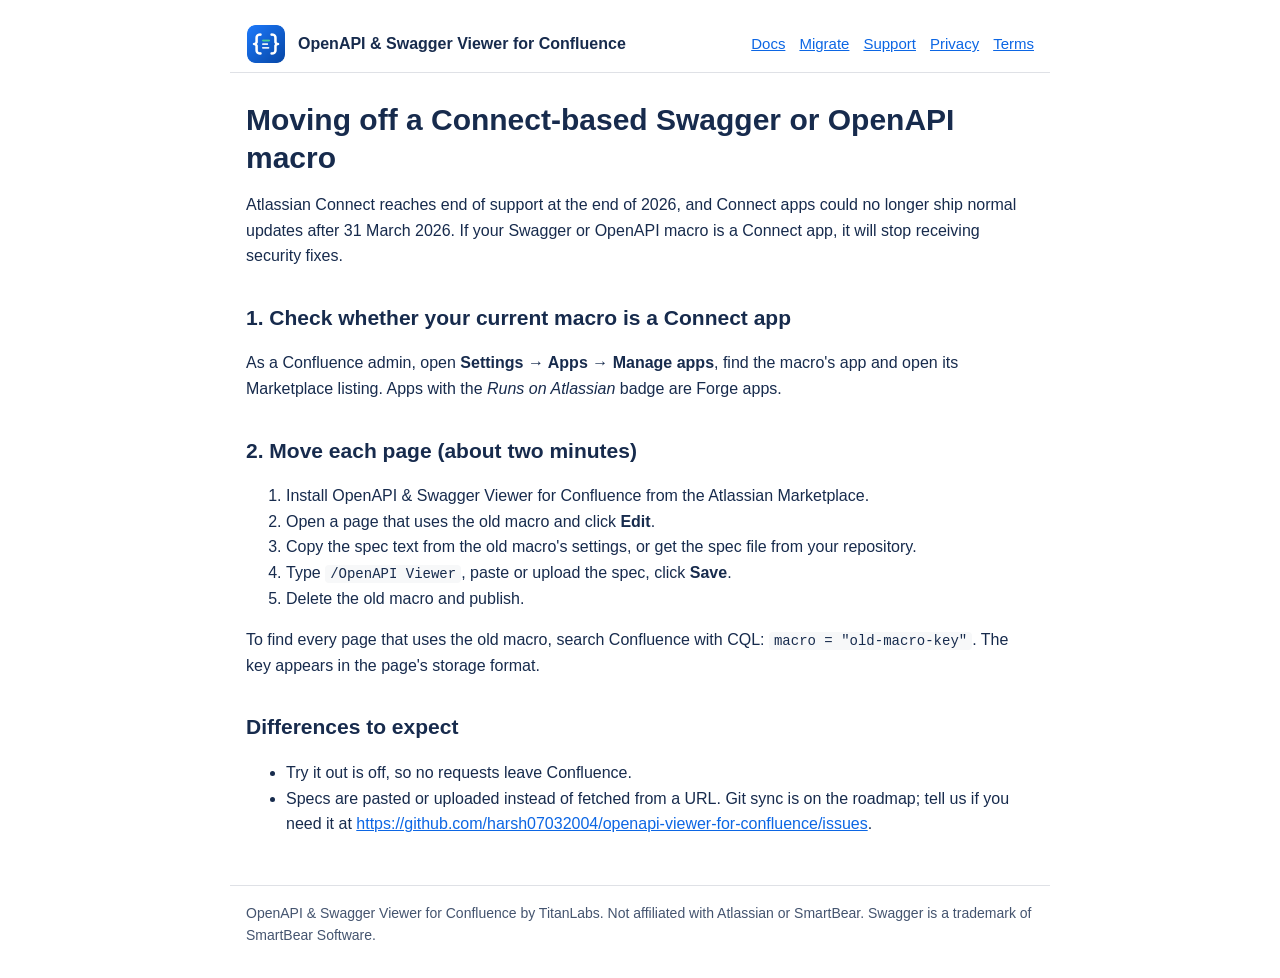
<file: migrate.html>
<!doctype html>
<html lang="en"><head><meta charset="utf-8"><meta name="viewport" content="width=device-width, initial-scale=1">
<title>Moving off a Connect-based Swagger or OpenAPI macro</title><meta name="description" content="Paste or upload an OpenAPI or Swagger file and get readable, searchable API docs on any Confluence page. Runs on Atlassian, with no external data transfer.">
<link rel="stylesheet" href="style.css"><link rel="icon" href="logo.png"></head>
<body><header><img src="logo.png" alt=""><a class="brand" href="index.html">OpenAPI &amp; Swagger Viewer for Confluence</a>
<nav><a href="index.html">Docs</a><a href="migrate.html">Migrate</a><a href="support.html">Support</a><a href="privacy.html">Privacy</a><a href="terms.html">Terms</a></nav></header>
<main>
<h1>Moving off a Connect-based Swagger or OpenAPI macro</h1>
<p>Atlassian Connect reaches end of support at the end of 2026, and Connect apps could no longer ship normal updates after 31 March 2026. If your Swagger or OpenAPI macro is a Connect app, it will stop receiving security fixes.</p>
<h2>1. Check whether your current macro is a Connect app</h2>
<p>As a Confluence admin, open <b>Settings → Apps → Manage apps</b>, find the macro's app and open its Marketplace listing. Apps with the <i>Runs on Atlassian</i> badge are Forge apps.</p>
<h2>2. Move each page (about two minutes)</h2>
<ol>
  <li>Install OpenAPI &amp; Swagger Viewer for Confluence from the Atlassian Marketplace.</li>
  <li>Open a page that uses the old macro and click <b>Edit</b>.</li>
  <li>Copy the spec text from the old macro's settings, or get the spec file from your repository.</li>
  <li>Type <code>/OpenAPI Viewer</code>, paste or upload the spec, click <b>Save</b>.</li>
  <li>Delete the old macro and publish.</li>
</ol>
<p>To find every page that uses the old macro, search Confluence with CQL: <code>macro = "old-macro-key"</code>. The key appears in the page's storage format.</p>
<h2>Differences to expect</h2>
<ul>
  <li>Try it out is off, so no requests leave Confluence.</li>
  <li>Specs are pasted or uploaded instead of fetched from a URL. Git sync is on the roadmap; tell us if you need it at <a href="https://github.com/harsh07032004/openapi-viewer-for-confluence/issues">https://github.com/harsh07032004/openapi-viewer-for-confluence/issues</a>.</li>
</ul>
</main>
<footer>OpenAPI &amp; Swagger Viewer for Confluence by TitanLabs. Not affiliated with Atlassian or SmartBear. Swagger is a trademark of SmartBear Software.</footer>
</body></html>
</file>
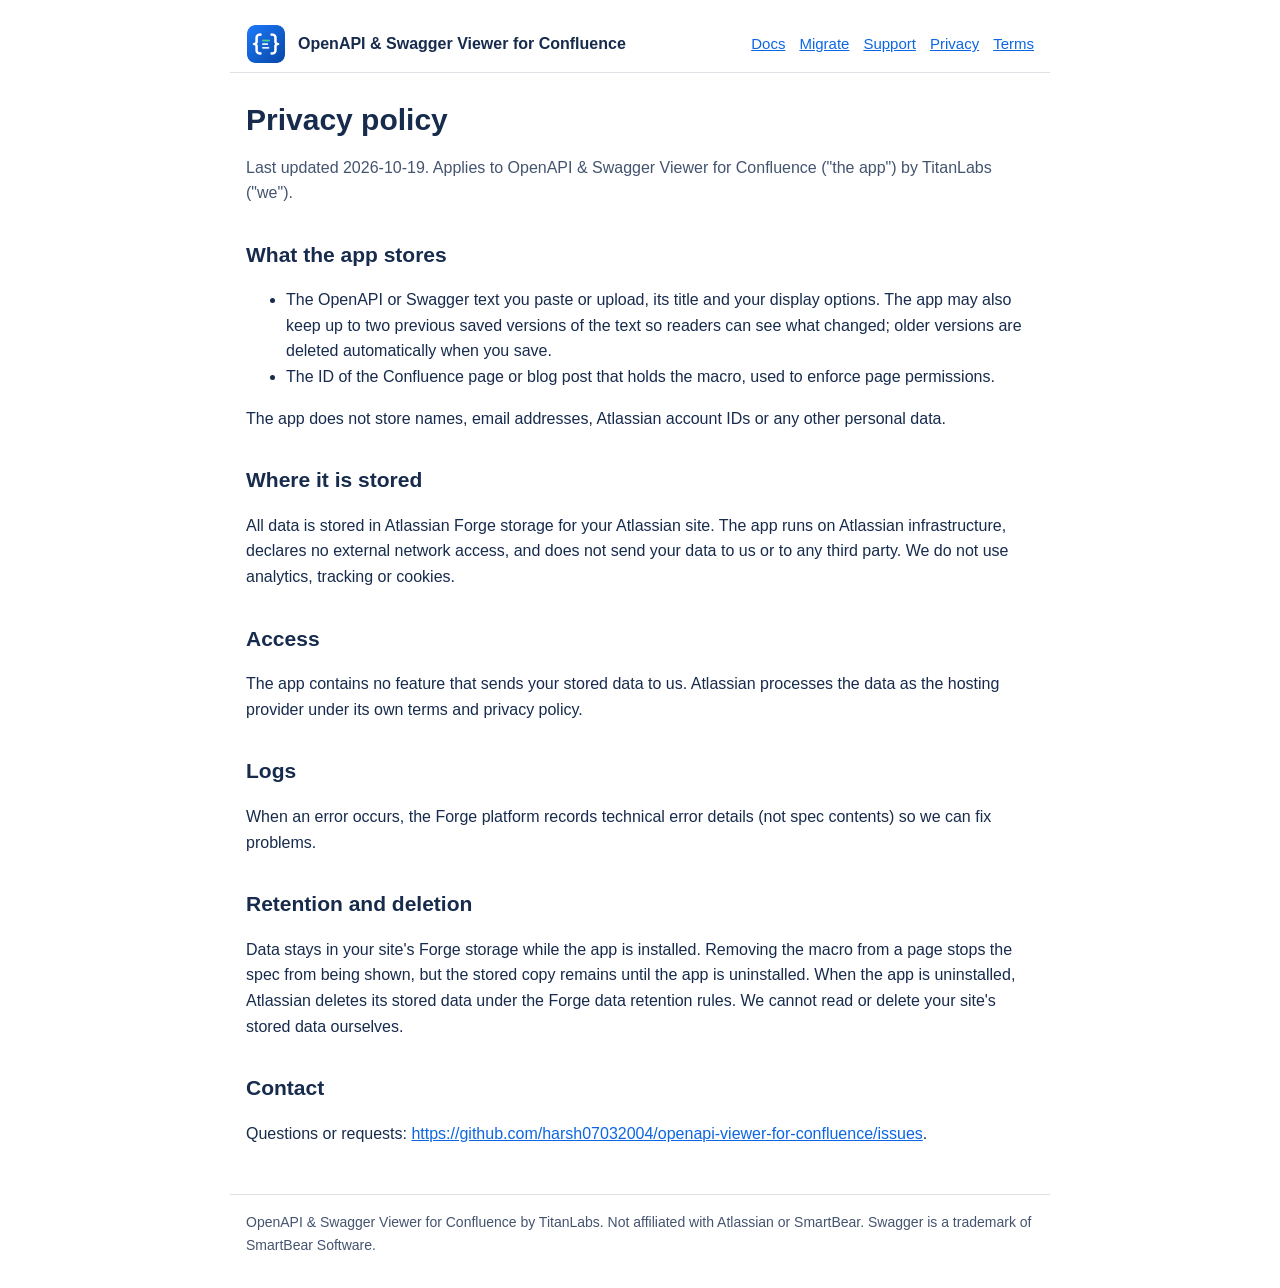
<file: privacy.html>
<!doctype html>
<html lang="en"><head><meta charset="utf-8"><meta name="viewport" content="width=device-width, initial-scale=1">
<title>Privacy policy: OpenAPI &amp; Swagger Viewer for Confluence</title><meta name="description" content="Paste or upload an OpenAPI or Swagger file and get readable, searchable API docs on any Confluence page. Runs on Atlassian, with no external data transfer.">
<link rel="stylesheet" href="style.css"><link rel="icon" href="logo.png"></head>
<body><header><img src="logo.png" alt=""><a class="brand" href="index.html">OpenAPI &amp; Swagger Viewer for Confluence</a>
<nav><a href="index.html">Docs</a><a href="migrate.html">Migrate</a><a href="support.html">Support</a><a href="privacy.html">Privacy</a><a href="terms.html">Terms</a></nav></header>
<main>
<h1>Privacy policy</h1>
<p class="muted">Last updated 2026-10-19. Applies to OpenAPI &amp; Swagger Viewer for Confluence ("the app") by TitanLabs ("we").</p>
<h2>What the app stores</h2>
<ul>
  <li>The OpenAPI or Swagger text you paste or upload, its title and your display options. The app may also keep up to two previous saved versions of the text so readers can see what changed; older versions are deleted automatically when you save.</li>
  <li>The ID of the Confluence page or blog post that holds the macro, used to enforce page permissions.</li>
</ul>
<p>The app does not store names, email addresses, Atlassian account IDs or any other personal data.</p>
<h2>Where it is stored</h2>
<p>All data is stored in Atlassian Forge storage for your Atlassian site. The app runs on Atlassian infrastructure, declares no external network access, and does not send your data to us or to any third party. We do not use analytics, tracking or cookies.</p>
<h2>Access</h2>
<p>The app contains no feature that sends your stored data to us. Atlassian processes the data as the hosting provider under its own terms and privacy policy.</p>
<h2>Logs</h2>
<p>When an error occurs, the Forge platform records technical error details (not spec contents) so we can fix problems.</p>
<h2>Retention and deletion</h2>
<p>Data stays in your site's Forge storage while the app is installed. Removing the macro from a page stops the spec from being shown, but the stored copy remains until the app is uninstalled. When the app is uninstalled, Atlassian deletes its stored data under the Forge data retention rules. We cannot read or delete your site's stored data ourselves.</p>
<h2>Contact</h2>
<p>Questions or requests: <a href="https://github.com/harsh07032004/openapi-viewer-for-confluence/issues">https://github.com/harsh07032004/openapi-viewer-for-confluence/issues</a>.</p>
</main>
<footer>OpenAPI &amp; Swagger Viewer for Confluence by TitanLabs. Not affiliated with Atlassian or SmartBear. Swagger is a trademark of SmartBear Software.</footer>
</body></html>
</file>
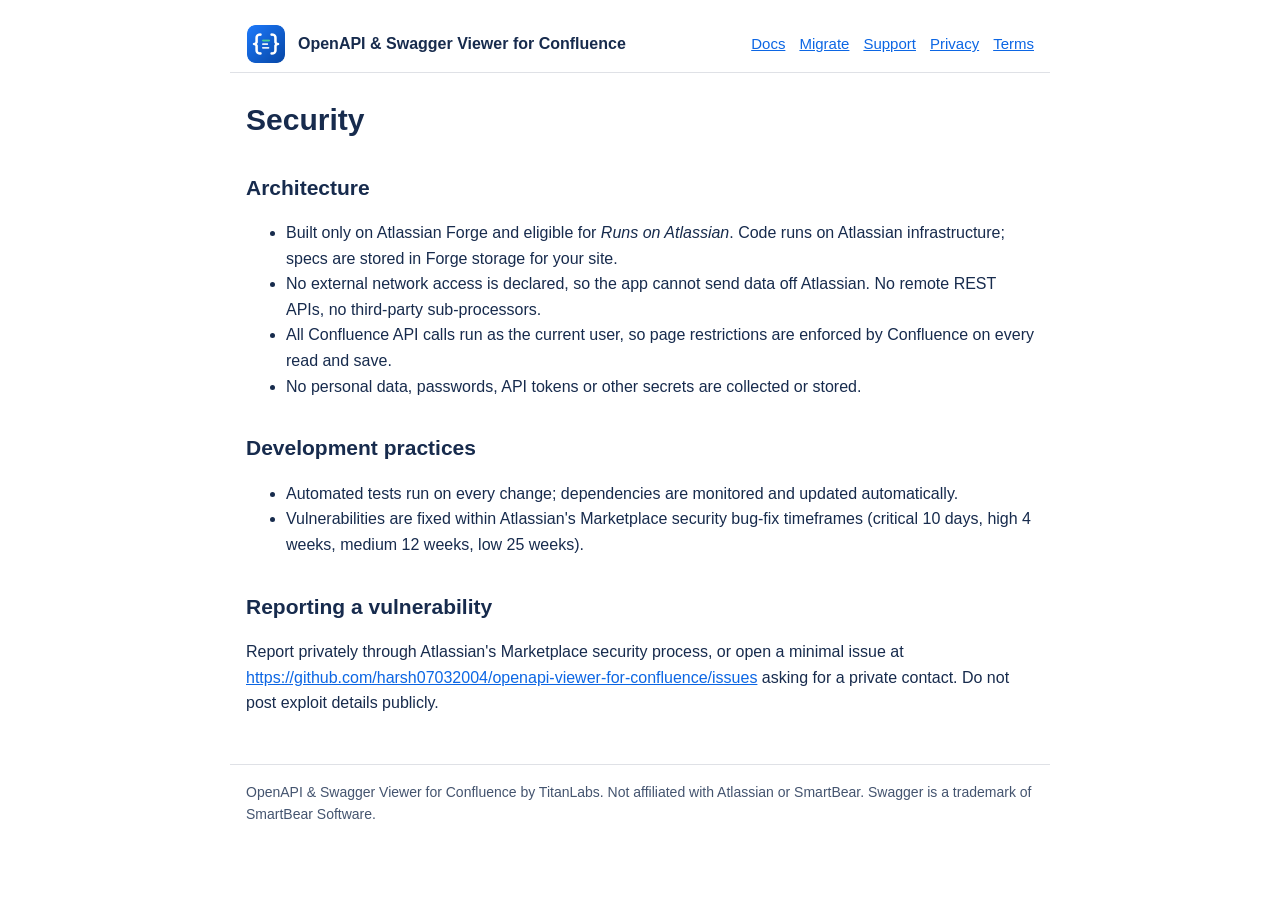
<file: security.html>
<!doctype html>
<html lang="en"><head><meta charset="utf-8"><meta name="viewport" content="width=device-width, initial-scale=1">
<title>Security: OpenAPI &amp; Swagger Viewer for Confluence</title><meta name="description" content="Paste or upload an OpenAPI or Swagger file and get readable, searchable API docs on any Confluence page. Runs on Atlassian, with no external data transfer.">
<link rel="stylesheet" href="style.css"><link rel="icon" href="logo.png"></head>
<body><header><img src="logo.png" alt=""><a class="brand" href="index.html">OpenAPI &amp; Swagger Viewer for Confluence</a>
<nav><a href="index.html">Docs</a><a href="migrate.html">Migrate</a><a href="support.html">Support</a><a href="privacy.html">Privacy</a><a href="terms.html">Terms</a></nav></header>
<main>
<h1>Security</h1>
<h2>Architecture</h2>
<ul>
  <li>Built only on Atlassian Forge and eligible for <i>Runs on Atlassian</i>. Code runs on Atlassian infrastructure; specs are stored in Forge storage for your site.</li>
  <li>No external network access is declared, so the app cannot send data off Atlassian. No remote REST APIs, no third-party sub-processors.</li>
  <li>All Confluence API calls run as the current user, so page restrictions are enforced by Confluence on every read and save.</li>
  <li>No personal data, passwords, API tokens or other secrets are collected or stored.</li>
</ul>
<h2>Development practices</h2>
<ul>
  <li>Automated tests run on every change; dependencies are monitored and updated automatically.</li>
  <li>Vulnerabilities are fixed within Atlassian's Marketplace security bug-fix timeframes (critical 10 days, high 4 weeks, medium 12 weeks, low 25 weeks).</li>
</ul>
<h2>Reporting a vulnerability</h2>
<p>Report privately through Atlassian's Marketplace security process, or open a minimal issue at <a href="https://github.com/harsh07032004/openapi-viewer-for-confluence/issues">https://github.com/harsh07032004/openapi-viewer-for-confluence/issues</a> asking for a private contact. Do not post exploit details publicly.</p>
</main>
<footer>OpenAPI &amp; Swagger Viewer for Confluence by TitanLabs. Not affiliated with Atlassian or SmartBear. Swagger is a trademark of SmartBear Software.</footer>
</body></html>
</file>
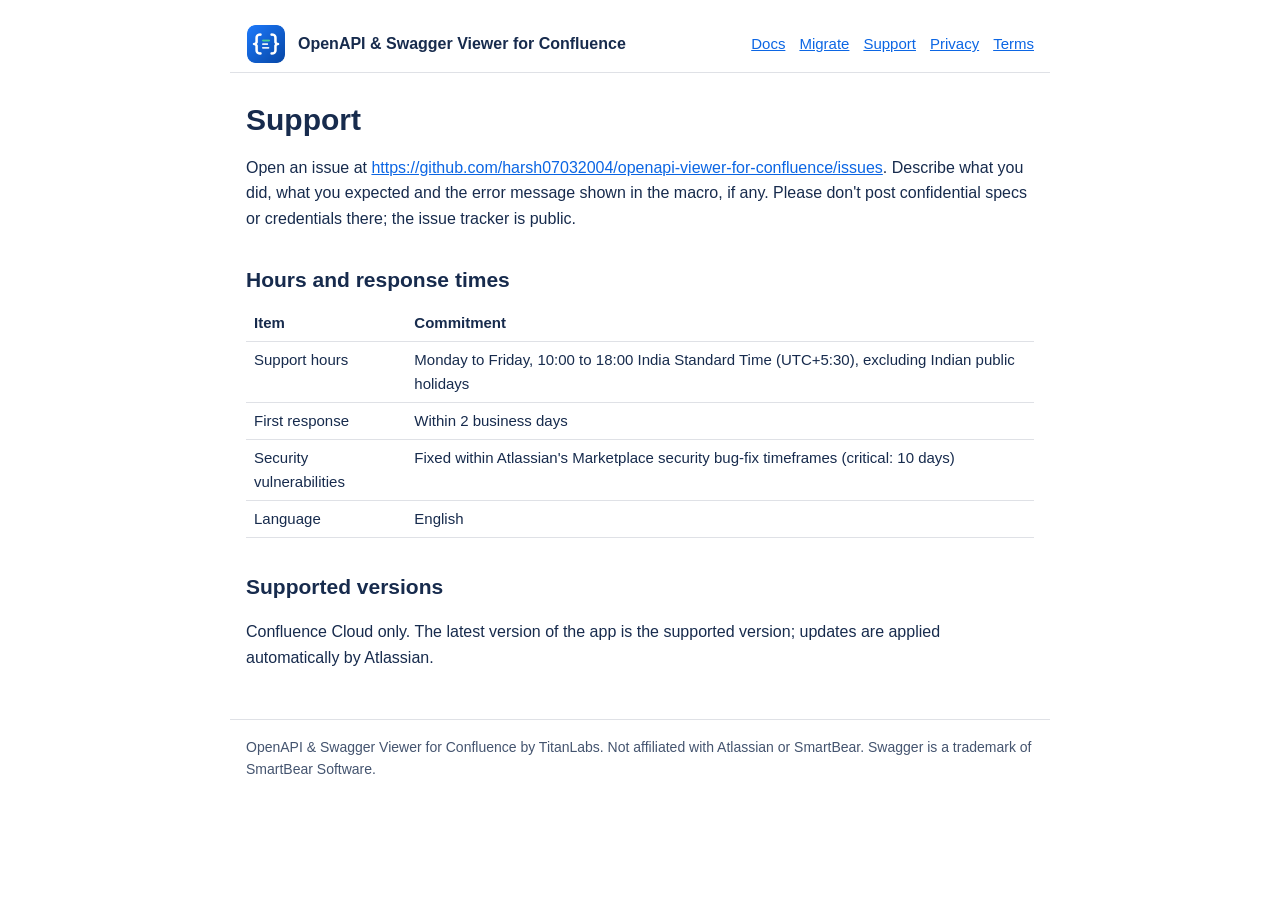
<file: support.html>
<!doctype html>
<html lang="en"><head><meta charset="utf-8"><meta name="viewport" content="width=device-width, initial-scale=1">
<title>Support: OpenAPI &amp; Swagger Viewer for Confluence</title><meta name="description" content="Paste or upload an OpenAPI or Swagger file and get readable, searchable API docs on any Confluence page. Runs on Atlassian, with no external data transfer.">
<link rel="stylesheet" href="style.css"><link rel="icon" href="logo.png"></head>
<body><header><img src="logo.png" alt=""><a class="brand" href="index.html">OpenAPI &amp; Swagger Viewer for Confluence</a>
<nav><a href="index.html">Docs</a><a href="migrate.html">Migrate</a><a href="support.html">Support</a><a href="privacy.html">Privacy</a><a href="terms.html">Terms</a></nav></header>
<main>
<h1>Support</h1>
<p>Open an issue at <a href="https://github.com/harsh07032004/openapi-viewer-for-confluence/issues">https://github.com/harsh07032004/openapi-viewer-for-confluence/issues</a>. Describe what you did, what you expected and the error message shown in the macro, if any. Please don't post confidential specs or credentials there; the issue tracker is public.</p>
<h2>Hours and response times</h2>
<table><tr><th>Item</th><th>Commitment</th></tr>
<tr><td>Support hours</td><td>Monday to Friday, 10:00 to 18:00 India Standard Time (UTC+5:30), excluding Indian public holidays</td></tr>
<tr><td>First response</td><td>Within 2 business days</td></tr>
<tr><td>Security vulnerabilities</td><td>Fixed within Atlassian's Marketplace security bug-fix timeframes (critical: 10 days)</td></tr>
<tr><td>Language</td><td>English</td></tr></table>
<h2>Supported versions</h2>
<p>Confluence Cloud only. The latest version of the app is the supported version; updates are applied automatically by Atlassian.</p>
</main>
<footer>OpenAPI &amp; Swagger Viewer for Confluence by TitanLabs. Not affiliated with Atlassian or SmartBear. Swagger is a trademark of SmartBear Software.</footer>
</body></html>
</file>
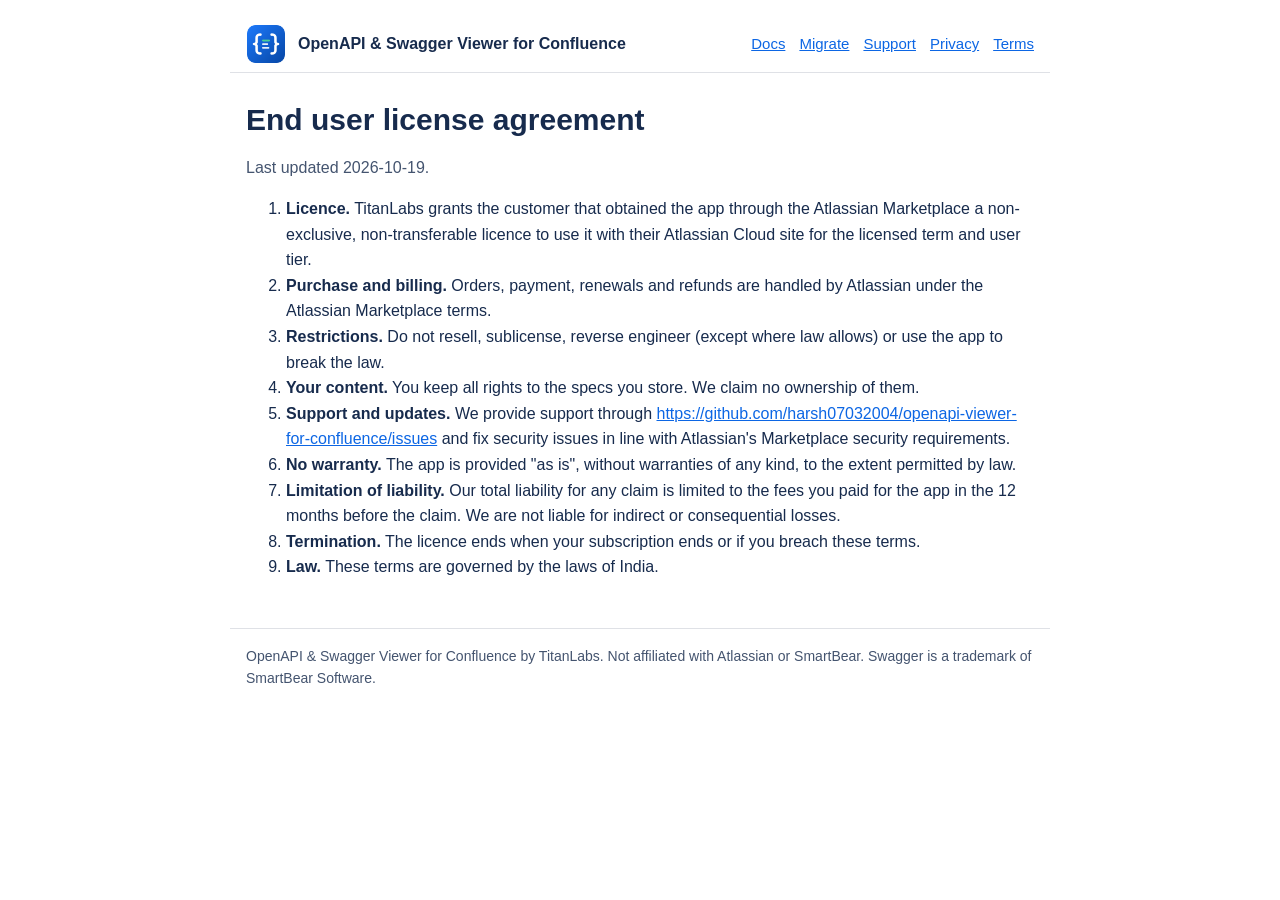
<file: terms.html>
<!doctype html>
<html lang="en"><head><meta charset="utf-8"><meta name="viewport" content="width=device-width, initial-scale=1">
<title>Terms of use: OpenAPI &amp; Swagger Viewer for Confluence</title><meta name="description" content="Paste or upload an OpenAPI or Swagger file and get readable, searchable API docs on any Confluence page. Runs on Atlassian, with no external data transfer.">
<link rel="stylesheet" href="style.css"><link rel="icon" href="logo.png"></head>
<body><header><img src="logo.png" alt=""><a class="brand" href="index.html">OpenAPI &amp; Swagger Viewer for Confluence</a>
<nav><a href="index.html">Docs</a><a href="migrate.html">Migrate</a><a href="support.html">Support</a><a href="privacy.html">Privacy</a><a href="terms.html">Terms</a></nav></header>
<main>
<h1>End user license agreement</h1>
<p class="muted">Last updated 2026-10-19.</p>
<ol>
  <li><b>Licence.</b> TitanLabs grants the customer that obtained the app through the Atlassian Marketplace a non-exclusive, non-transferable licence to use it with their Atlassian Cloud site for the licensed term and user tier.</li>
  <li><b>Purchase and billing.</b> Orders, payment, renewals and refunds are handled by Atlassian under the Atlassian Marketplace terms.</li>
  <li><b>Restrictions.</b> Do not resell, sublicense, reverse engineer (except where law allows) or use the app to break the law.</li>
  <li><b>Your content.</b> You keep all rights to the specs you store. We claim no ownership of them.</li>
  <li><b>Support and updates.</b> We provide support through <a href="https://github.com/harsh07032004/openapi-viewer-for-confluence/issues">https://github.com/harsh07032004/openapi-viewer-for-confluence/issues</a> and fix security issues in line with Atlassian's Marketplace security requirements.</li>
  <li><b>No warranty.</b> The app is provided "as is", without warranties of any kind, to the extent permitted by law.</li>
  <li><b>Limitation of liability.</b> Our total liability for any claim is limited to the fees you paid for the app in the 12 months before the claim. We are not liable for indirect or consequential losses.</li>
  <li><b>Termination.</b> The licence ends when your subscription ends or if you breach these terms.</li>
  <li><b>Law.</b> These terms are governed by the laws of India.</li>
</ol>
</main>
<footer>OpenAPI &amp; Swagger Viewer for Confluence by TitanLabs. Not affiliated with Atlassian or SmartBear. Swagger is a trademark of SmartBear Software.</footer>
</body></html>
</file>
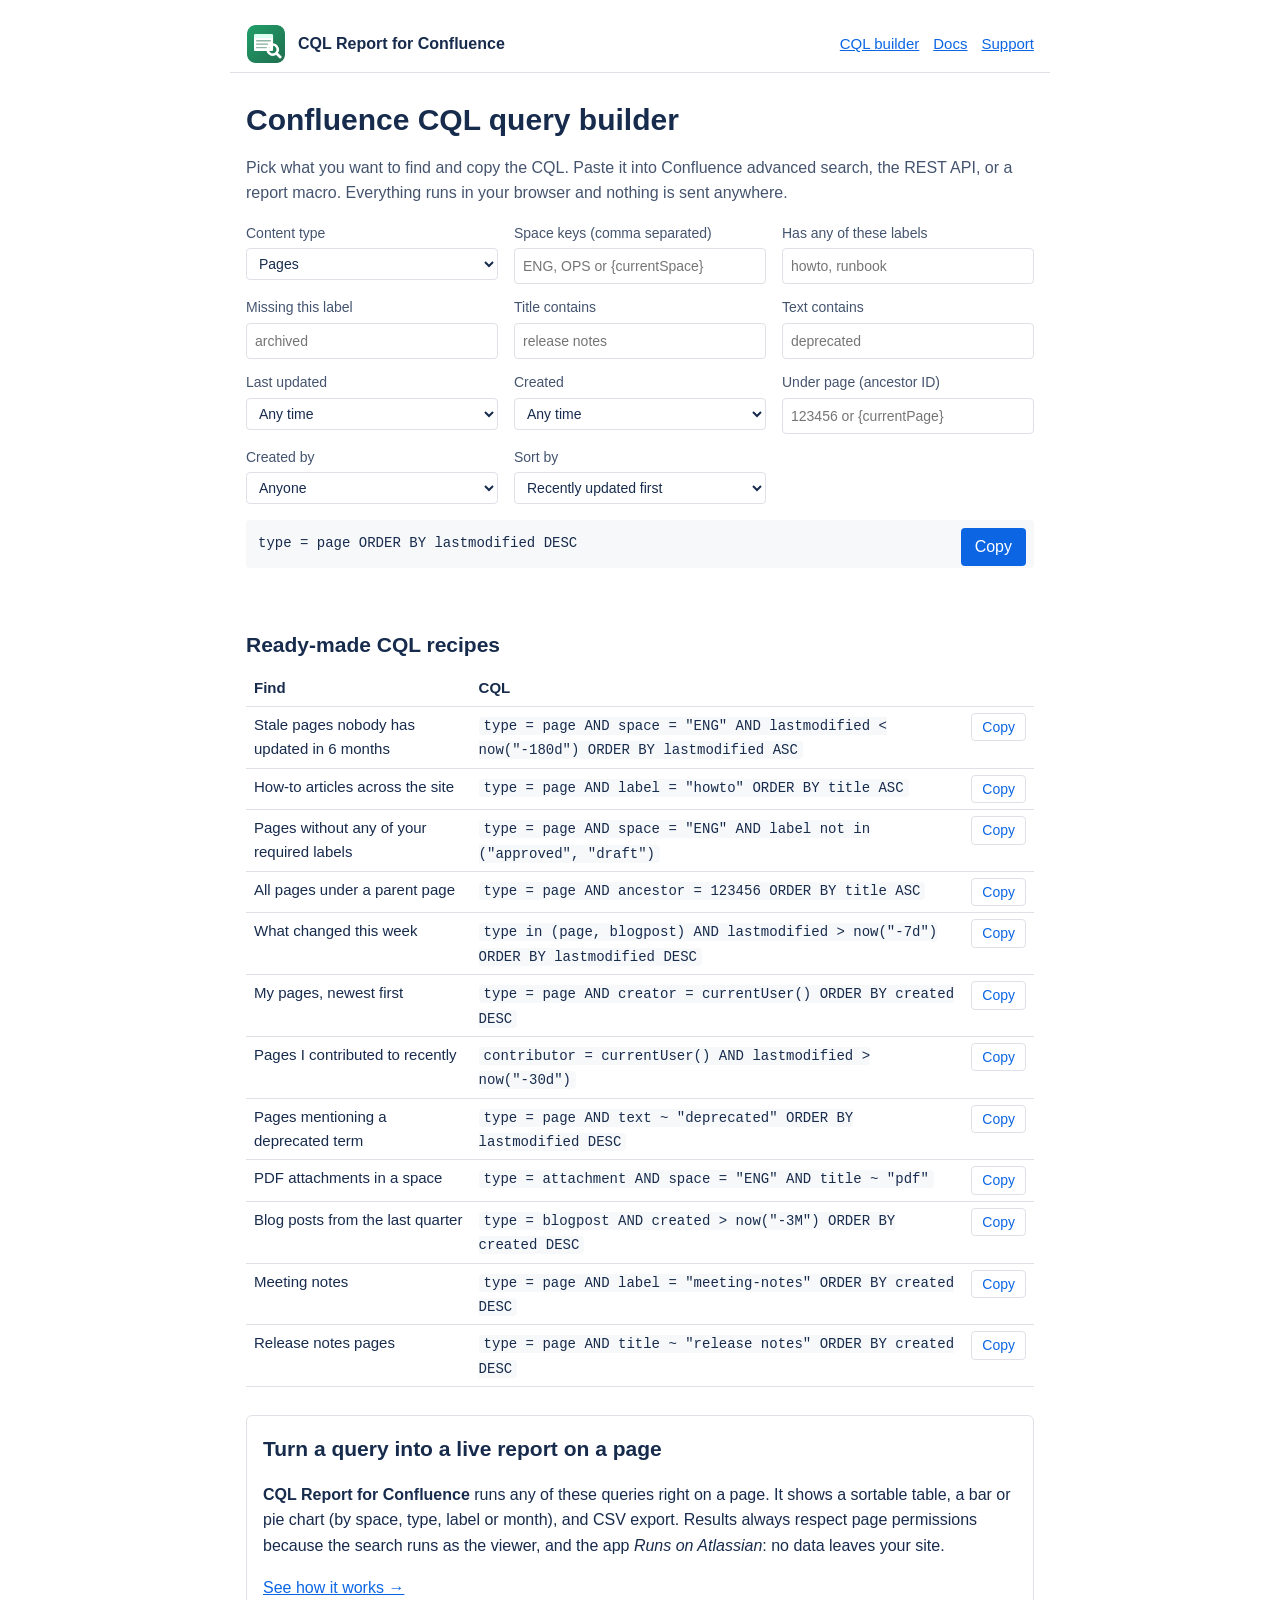
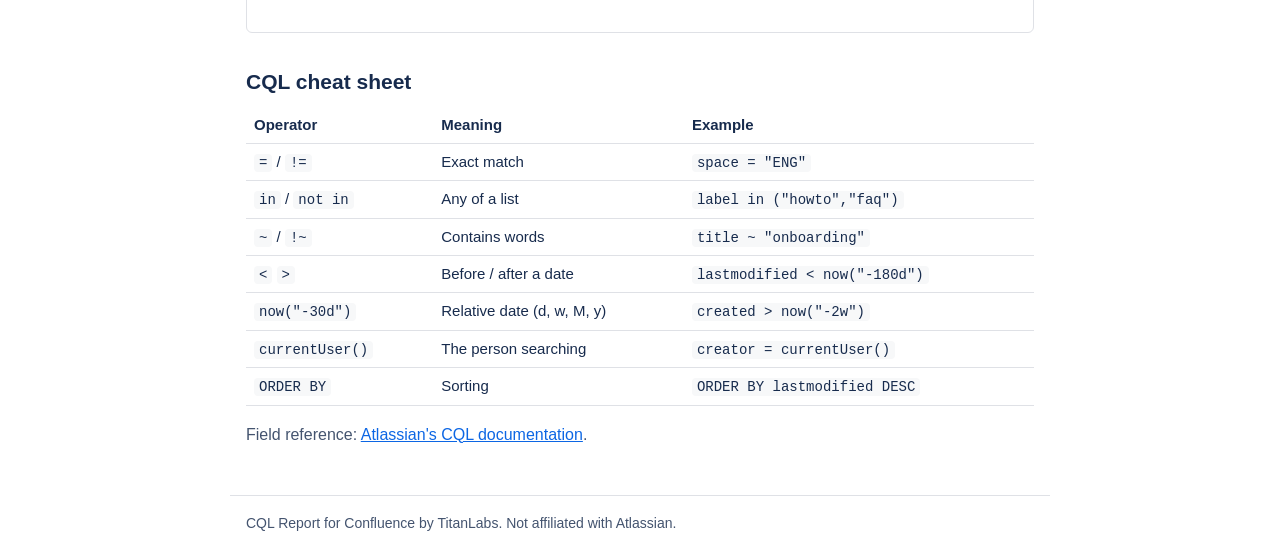
<file: cql-report/builder.html>
<!doctype html>
<html lang="en"><head><meta charset="utf-8"><meta name="viewport" content="width=device-width, initial-scale=1">
<title>Confluence CQL Query Builder and Examples (free)</title>
<meta name="description" content="Build Confluence CQL queries without memorising the syntax. Free builder plus copy-ready recipes for stale pages, labels, child pages, recent changes and more. Runs in your browser.">
<link rel="canonical" href="https://harsh07032004.github.io/openapi-viewer-for-confluence/cql-report/builder.html">
<link rel="stylesheet" href="../style.css"><link rel="icon" href="logo.png">
<style>
  form.b { display: grid; grid-template-columns: repeat(auto-fit, minmax(230px, 1fr)); gap: 12px 16px; margin: 16px 0; }
  form.b label { display: flex; flex-direction: column; font-size: 14px; color: var(--muted); gap: 4px; }
  form.b input, form.b select { font: inherit; padding: 6px 8px; border: 1px solid var(--line); border-radius: 4px; background: var(--bg); color: var(--fg); }
  .out { position: relative; }
  .out pre { white-space: pre-wrap; word-break: break-word; min-height: 48px; padding-right: 90px; }
  button { font: inherit; padding: 6px 14px; border: 0; border-radius: 4px; background: var(--link); color: #fff; cursor: pointer; }
  .out button { position: absolute; top: 8px; right: 8px; }
  .recipes button { background: transparent; color: var(--link); border: 1px solid var(--line); padding: 2px 10px; font-size: 14px; }
  .cta { margin: 28px 0; padding: 16px; border: 1px solid var(--line); border-radius: 6px; }
  .warn { color: #AE2E24; font-size: 14px; min-height: 1em; }
</style></head>
<body><header><img src="logo.png" alt=""><a class="brand" href="index.html">CQL Report for Confluence</a>
<nav><a href="builder.html">CQL builder</a><a href="index.html">Docs</a><a href="support.html">Support</a></nav></header>
<main>
<h1>Confluence CQL query builder</h1>
<p class="muted">Pick what you want to find and copy the CQL. Paste it into Confluence advanced search, the REST API, or a report macro. Everything runs in your browser and nothing is sent anywhere.</p>

<form class="b" id="f" onsubmit="return false">
  <label>Content type
    <select id="type"><option value="page">Pages</option><option value="blogpost">Blog posts</option><option value="attachment">Attachments</option><option value="comment">Comments</option><option value="">Any</option></select></label>
  <label>Space keys (comma separated)<input id="space" placeholder="ENG, OPS or {currentSpace}"></label>
  <label>Has any of these labels<input id="labels" placeholder="howto, runbook"></label>
  <label>Missing this label<input id="nolabel" placeholder="archived"></label>
  <label>Title contains<input id="title" placeholder="release notes"></label>
  <label>Text contains<input id="text" placeholder="deprecated"></label>
  <label>Last updated
    <select id="mod"><option value="">Any time</option><option value="&gt;-7d">In the last 7 days</option><option value="&gt;-30d">In the last 30 days</option><option value="&lt;-90d">Not in 90 days</option><option value="&lt;-180d">Not in 180 days</option><option value="&lt;-365d">Not in a year</option></select></label>
  <label>Created
    <select id="cre"><option value="">Any time</option><option value="&gt;-7d">In the last 7 days</option><option value="&gt;-30d">In the last 30 days</option><option value="&gt;-365d">In the last year</option></select></label>
  <label>Under page (ancestor ID)<input id="anc" placeholder="123456 or {currentPage}"></label>
  <label>Created by
    <select id="by"><option value="">Anyone</option><option value="currentUser()">Me</option></select></label>
  <label>Sort by
    <select id="order"><option value="lastmodified DESC">Recently updated first</option><option value="lastmodified ASC">Oldest update first</option><option value="created DESC">Newest first</option><option value="title ASC">Title A–Z</option><option value="">Relevance</option></select></label>
</form>

<div class="out"><pre id="cql" aria-live="polite"></pre><button type="button" id="copy">Copy</button></div>
<p class="warn" id="warn"></p>

<h2>Ready-made CQL recipes</h2>
<table class="recipes"><thead><tr><th>Find</th><th>CQL</th><th></th></tr></thead><tbody id="recipes"></tbody></table>

<div class="cta">
  <h2 style="margin-top:0">Turn a query into a live report on a page</h2>
  <p><b>CQL Report for Confluence</b> runs any of these queries right on a page. It shows a sortable table, a bar or pie chart (by space, type, label or month), and CSV export. Results always respect page permissions because the search runs as the viewer, and the app <i>Runs on Atlassian</i>: no data leaves your site.</p>
  <p><a href="index.html">See how it works →</a></p>
</div>

<h2>CQL cheat sheet</h2>
<table>
<tr><th>Operator</th><th>Meaning</th><th>Example</th></tr>
<tr><td><code>=</code> / <code>!=</code></td><td>Exact match</td><td><code>space = "ENG"</code></td></tr>
<tr><td><code>in</code> / <code>not in</code></td><td>Any of a list</td><td><code>label in ("howto","faq")</code></td></tr>
<tr><td><code>~</code> / <code>!~</code></td><td>Contains words</td><td><code>title ~ "onboarding"</code></td></tr>
<tr><td><code>&lt;</code> <code>&gt;</code></td><td>Before / after a date</td><td><code>lastmodified &lt; now("-180d")</code></td></tr>
<tr><td><code>now("-30d")</code></td><td>Relative date (d, w, M, y)</td><td><code>created &gt; now("-2w")</code></td></tr>
<tr><td><code>currentUser()</code></td><td>The person searching</td><td><code>creator = currentUser()</code></td></tr>
<tr><td><code>ORDER BY</code></td><td>Sorting</td><td><code>ORDER BY lastmodified DESC</code></td></tr>
</table>
<p class="muted">Field reference: <a href="https://developer.atlassian.com/cloud/confluence/advanced-searching-using-cql/" rel="noopener">Atlassian's CQL documentation</a>.</p>
</main>
<footer>CQL Report for Confluence by TitanLabs. Not affiliated with Atlassian.</footer>
<script>
const $ = (id) => document.getElementById(id);
const q = (s) => '"' + String(s).replace(/\\/g, '\\\\').replace(/"/g, '\\"') + '"';
const list = (s) => s.split(',').map((x) => x.trim()).filter(Boolean);
const val = (s) => (/^\{current(Space|Page)\}$/.test(s) ? s : q(s));
function build() {
  const p = [], warn = [];
  const type = $('type').value;
  if (type) p.push('type = ' + type);
  const sp = list($('space').value);
  if (sp.length === 1) p.push('space = ' + val(sp[0]));
  else if (sp.length > 1) p.push('space in (' + sp.map(val).join(', ') + ')');
  const lb = list($('labels').value);
  if (lb.length === 1) p.push('label = ' + q(lb[0]));
  else if (lb.length > 1) p.push('label in (' + lb.map(q).join(', ') + ')');
  const nl = list($('nolabel').value);
  if (nl.length) p.push('label not in (' + nl.map(q).join(', ') + ')');
  if ($('title').value.trim()) p.push('title ~ ' + q($('title').value.trim()));
  if ($('text').value.trim()) p.push('text ~ ' + q($('text').value.trim()));
  const date = (field, v) => v && p.push(field + ' ' + v[0] + ' now("' + v.slice(1) + '")');
  date('lastmodified', $('mod').value);
  date('created', $('cre').value);
  const anc = $('anc').value.trim();
  if (anc) {
    if (/^(\d+|\{currentPage\})$/.test(anc)) p.push('ancestor = ' + anc);
    else warn.push('Ancestor must be a page ID (numbers only) or {currentPage}.');
  }
  if ($('by').value) p.push('creator = ' + $('by').value);
  if (!p.length) warn.push('Pick at least one filter. Confluence needs a condition before ORDER BY.');
  if (/\{current/.test(sp.join() + anc)) warn.push('{currentSpace} and {currentPage} work in CQL Report; in advanced search, use a real key or ID.');
  let cql = p.join(' AND ');
  if (cql && $('order').value) cql += ' ORDER BY ' + $('order').value;
  $('cql').textContent = cql || '—';
  $('warn').textContent = warn.join(' ');
  return cql;
}
const copy = async (text, btn) => {
  try { await navigator.clipboard.writeText(text); btn.textContent = 'Copied'; }
  catch { btn.textContent = 'Select & copy'; }
  setTimeout(() => (btn.textContent = btn.dataset.label), 1500);
};
$('copy').dataset.label = 'Copy';
$('copy').onclick = () => { const c = build(); if (c) copy(c, $('copy')); };
$('f').addEventListener('input', build);
const R = [
  ['Stale pages nobody has updated in 6 months', 'type = page AND space = "ENG" AND lastmodified < now("-180d") ORDER BY lastmodified ASC'],
  ['How-to articles across the site', 'type = page AND label = "howto" ORDER BY title ASC'],
  ['Pages without any of your required labels', 'type = page AND space = "ENG" AND label not in ("approved", "draft")'],
  ['All pages under a parent page', 'type = page AND ancestor = 123456 ORDER BY title ASC'],
  ['What changed this week', 'type in (page, blogpost) AND lastmodified > now("-7d") ORDER BY lastmodified DESC'],
  ['My pages, newest first', 'type = page AND creator = currentUser() ORDER BY created DESC'],
  ['Pages I contributed to recently', 'contributor = currentUser() AND lastmodified > now("-30d")'],
  ['Pages mentioning a deprecated term', 'type = page AND text ~ "deprecated" ORDER BY lastmodified DESC'],
  ['PDF attachments in a space', 'type = attachment AND space = "ENG" AND title ~ "pdf"'],
  ['Blog posts from the last quarter', 'type = blogpost AND created > now("-3M") ORDER BY created DESC'],
  ['Meeting notes', 'type = page AND label = "meeting-notes" ORDER BY created DESC'],
  ['Release notes pages', 'type = page AND title ~ "release notes" ORDER BY created DESC'],
];
$('recipes').append(...R.map(([name, cql]) => {
  const tr = document.createElement('tr');
  const b = document.createElement('button');
  b.type = 'button'; b.textContent = b.dataset.label = 'Copy';
  b.onclick = () => copy(cql, b);
  const code = document.createElement('code'); code.textContent = cql;
  [name, code, b].forEach((x) => { const td = document.createElement('td'); td.append(x); tr.append(td); });
  return tr;
}));
build();
</script>
</body></html>
</file>
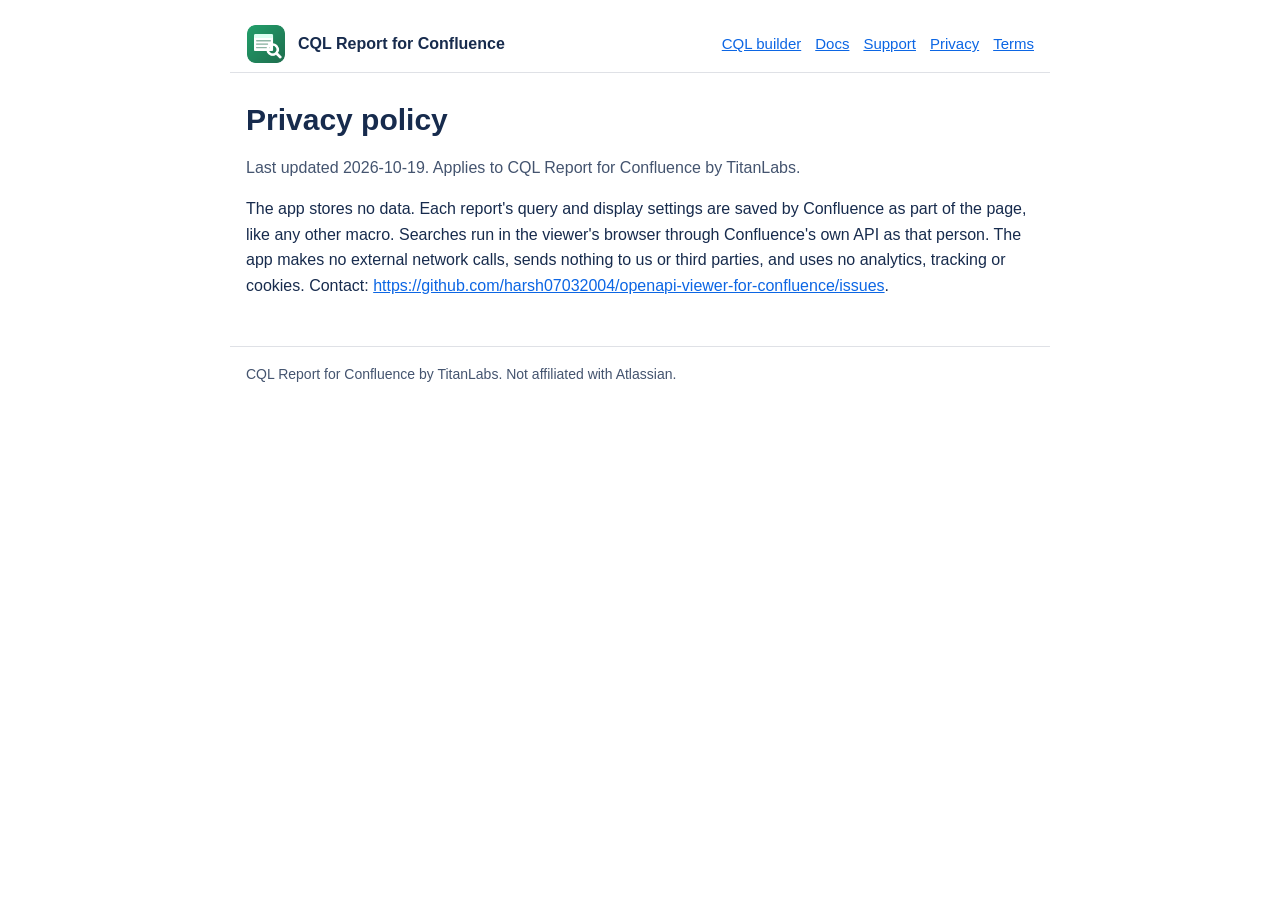
<file: cql-report/privacy.html>
<!doctype html>
<html lang="en"><head><meta charset="utf-8"><meta name="viewport" content="width=device-width, initial-scale=1">
<title>Privacy policy: CQL Report for Confluence</title><meta name="description" content="Run a CQL query on any page and show matching pages, blog posts and attachments as a sortable table with labels, dates and excerpts. Export to CSV. Runs on Atlassian.">
<link rel="stylesheet" href="../style.css"><link rel="icon" href="logo.png"></head>
<body><header><img src="logo.png" alt=""><a class="brand" href="index.html">CQL Report for Confluence</a>
<nav><a href="builder.html">CQL builder</a><a href="index.html">Docs</a><a href="support.html">Support</a><a href="privacy.html">Privacy</a><a href="terms.html">Terms</a></nav></header>
<main>
<h1>Privacy policy</h1><p class="muted">Last updated 2026-10-19. Applies to CQL Report for Confluence by TitanLabs.</p>
<p>The app stores no data. Each report's query and display settings are saved by Confluence as part of the page, like any other macro. Searches run in the viewer's browser through Confluence's own API as that person. The app makes no external network calls, sends nothing to us or third parties, and uses no analytics, tracking or cookies. Contact: <a href="https://github.com/harsh07032004/openapi-viewer-for-confluence/issues">https://github.com/harsh07032004/openapi-viewer-for-confluence/issues</a>.</p></main><footer>CQL Report for Confluence by TitanLabs. Not affiliated with Atlassian.</footer></body></html>
</file>
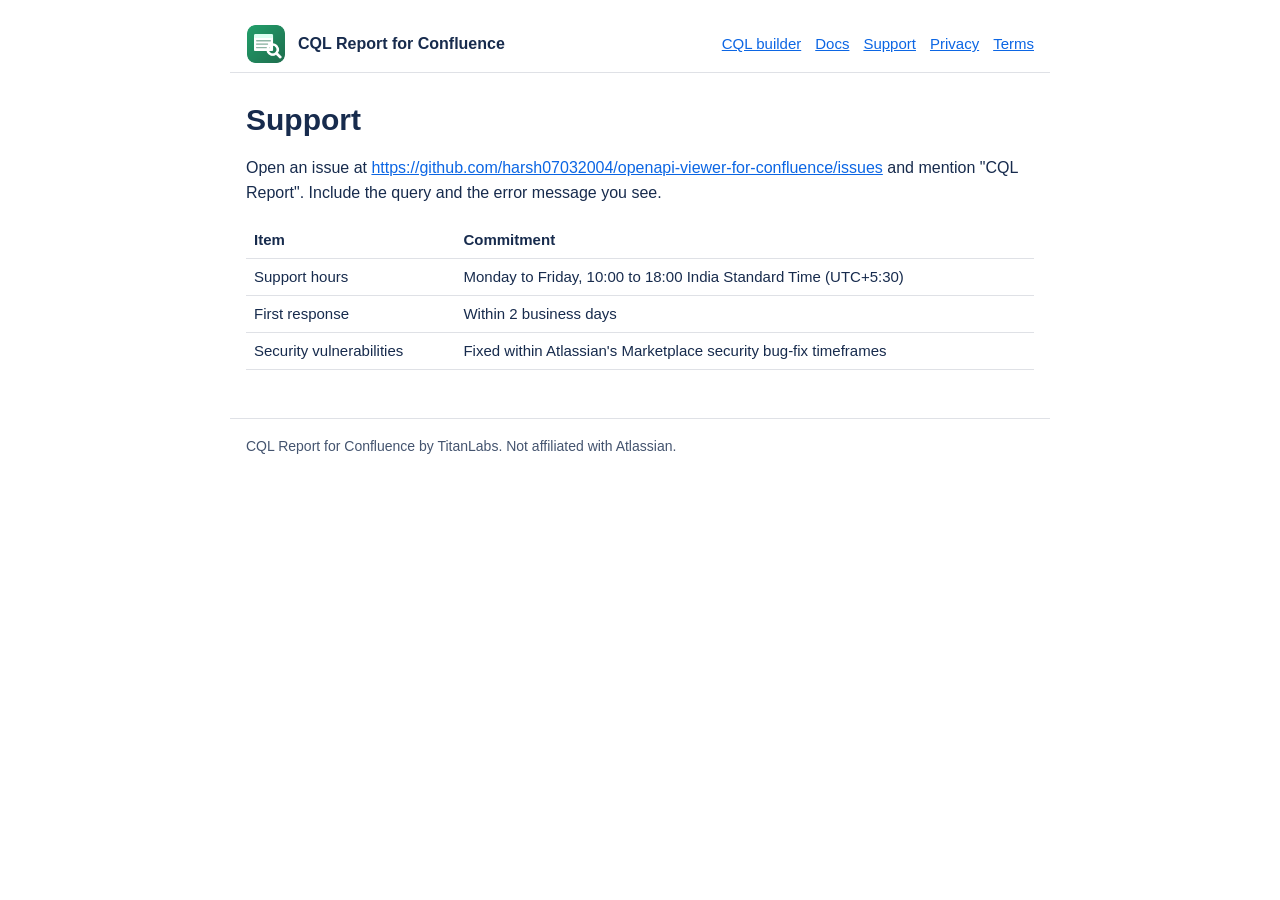
<file: cql-report/support.html>
<!doctype html>
<html lang="en"><head><meta charset="utf-8"><meta name="viewport" content="width=device-width, initial-scale=1">
<title>Support: CQL Report for Confluence</title><meta name="description" content="Run a CQL query on any page and show matching pages, blog posts and attachments as a sortable table with labels, dates and excerpts. Export to CSV. Runs on Atlassian.">
<link rel="stylesheet" href="../style.css"><link rel="icon" href="logo.png"></head>
<body><header><img src="logo.png" alt=""><a class="brand" href="index.html">CQL Report for Confluence</a>
<nav><a href="builder.html">CQL builder</a><a href="index.html">Docs</a><a href="support.html">Support</a><a href="privacy.html">Privacy</a><a href="terms.html">Terms</a></nav></header>
<main>
<h1>Support</h1><p>Open an issue at <a href="https://github.com/harsh07032004/openapi-viewer-for-confluence/issues">https://github.com/harsh07032004/openapi-viewer-for-confluence/issues</a> and mention "CQL Report". Include the query and the error message you see.</p>
<table><tr><th>Item</th><th>Commitment</th></tr>
<tr><td>Support hours</td><td>Monday to Friday, 10:00 to 18:00 India Standard Time (UTC+5:30)</td></tr>
<tr><td>First response</td><td>Within 2 business days</td></tr>
<tr><td>Security vulnerabilities</td><td>Fixed within Atlassian's Marketplace security bug-fix timeframes</td></tr></table></main><footer>CQL Report for Confluence by TitanLabs. Not affiliated with Atlassian.</footer></body></html>
</file>
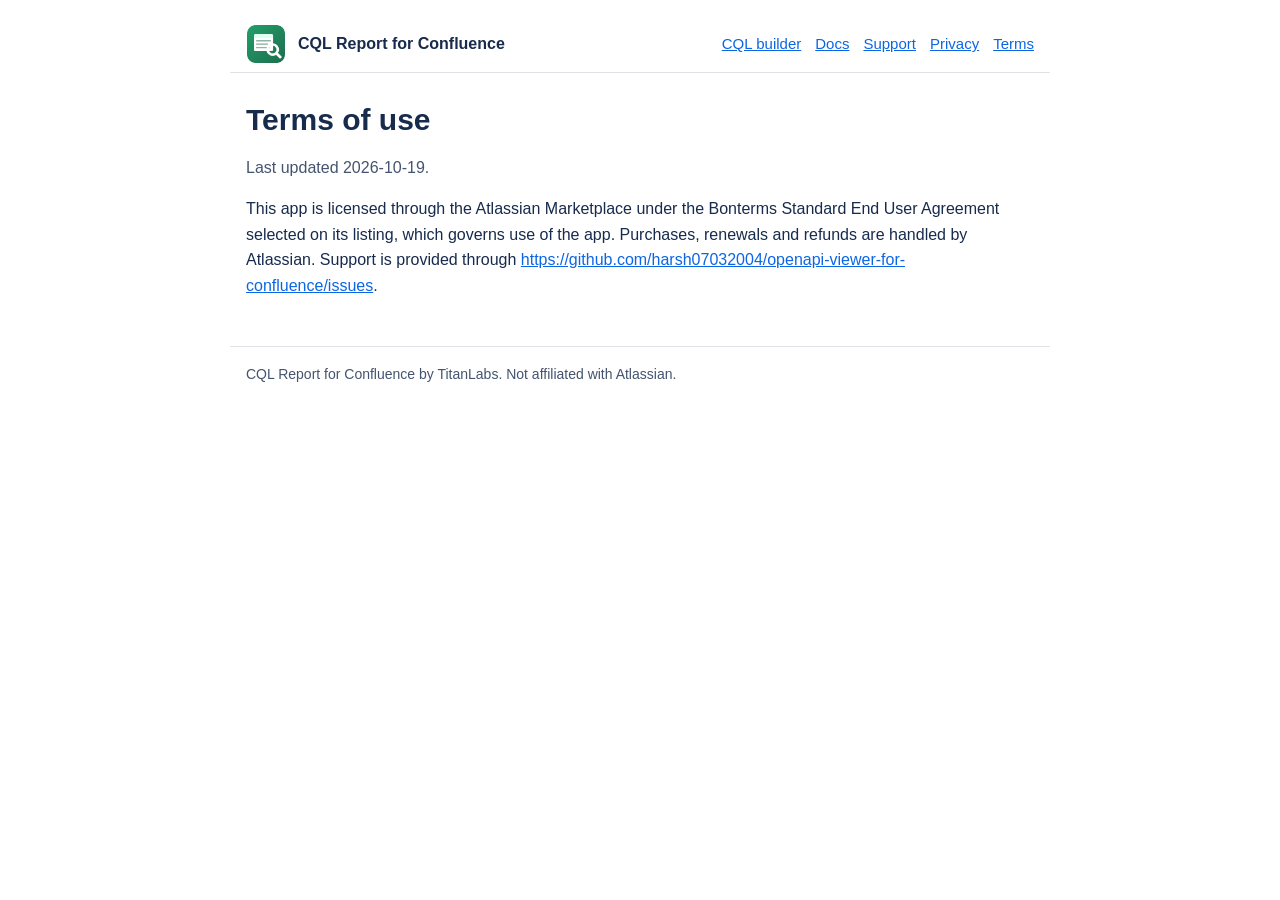
<file: cql-report/terms.html>
<!doctype html>
<html lang="en"><head><meta charset="utf-8"><meta name="viewport" content="width=device-width, initial-scale=1">
<title>Terms of use: CQL Report for Confluence</title><meta name="description" content="Run a CQL query on any page and show matching pages, blog posts and attachments as a sortable table with labels, dates and excerpts. Export to CSV. Runs on Atlassian.">
<link rel="stylesheet" href="../style.css"><link rel="icon" href="logo.png"></head>
<body><header><img src="logo.png" alt=""><a class="brand" href="index.html">CQL Report for Confluence</a>
<nav><a href="builder.html">CQL builder</a><a href="index.html">Docs</a><a href="support.html">Support</a><a href="privacy.html">Privacy</a><a href="terms.html">Terms</a></nav></header>
<main>
<h1>Terms of use</h1><p class="muted">Last updated 2026-10-19.</p>
<p>This app is licensed through the Atlassian Marketplace under the Bonterms Standard End User Agreement selected on its listing, which governs use of the app. Purchases, renewals and refunds are handled by Atlassian. Support is provided through <a href="https://github.com/harsh07032004/openapi-viewer-for-confluence/issues">https://github.com/harsh07032004/openapi-viewer-for-confluence/issues</a>.</p></main><footer>CQL Report for Confluence by TitanLabs. Not affiliated with Atlassian.</footer></body></html>
</file>
<file: style.css>
:root { --fg:#172B4D; --muted:#44546F; --link:#0C66E4; --line:#DFE1E6; --bg:#fff; --code:#F7F8F9; }
@media (prefers-color-scheme: dark) { :root { --fg:#DEE4EA; --muted:#9FADBC; --link:#579DFF; --line:#38414A; --bg:#1D2125; --code:#22272B; } }
* { box-sizing: border-box; }
body { margin: 0; background: var(--bg); color: var(--fg); font: 16px/1.6 -apple-system, BlinkMacSystemFont, "Segoe UI", Roboto, sans-serif; }
header, main, footer { max-width: 820px; margin: 0 auto; padding: 0 16px; }
header { display: flex; gap: 12px; align-items: center; padding-top: 24px; padding-bottom: 8px; border-bottom: 1px solid var(--line); flex-wrap: wrap; }
header img { width: 40px; height: 40px; }
header a.brand { font-weight: 700; color: var(--fg); text-decoration: none; margin-right: auto; }
nav a { margin-left: 14px; font-size: 15px; }
a { color: var(--link); }
h1 { font-size: 30px; line-height: 1.25; margin: 28px 0 8px; }
h2 { font-size: 21px; margin: 32px 0 8px; }
p, li { color: var(--fg); }
.muted { color: var(--muted); }
code, pre { background: var(--code); border-radius: 4px; font-family: ui-monospace, SFMono-Regular, Menlo, Consolas, monospace; font-size: 14px; }
code { padding: 1px 5px; }
pre { padding: 12px; overflow-x: auto; }
img.shot { width: 100%; border: 1px solid var(--line); border-radius: 6px; }
table { border-collapse: collapse; width: 100%; font-size: 15px; }
th, td { text-align: left; padding: 6px 8px; border-bottom: 1px solid var(--line); vertical-align: top; }
footer { margin-top: 48px; padding-top: 16px; padding-bottom: 32px; border-top: 1px solid var(--line); color: var(--muted); font-size: 14px; }
</file>
